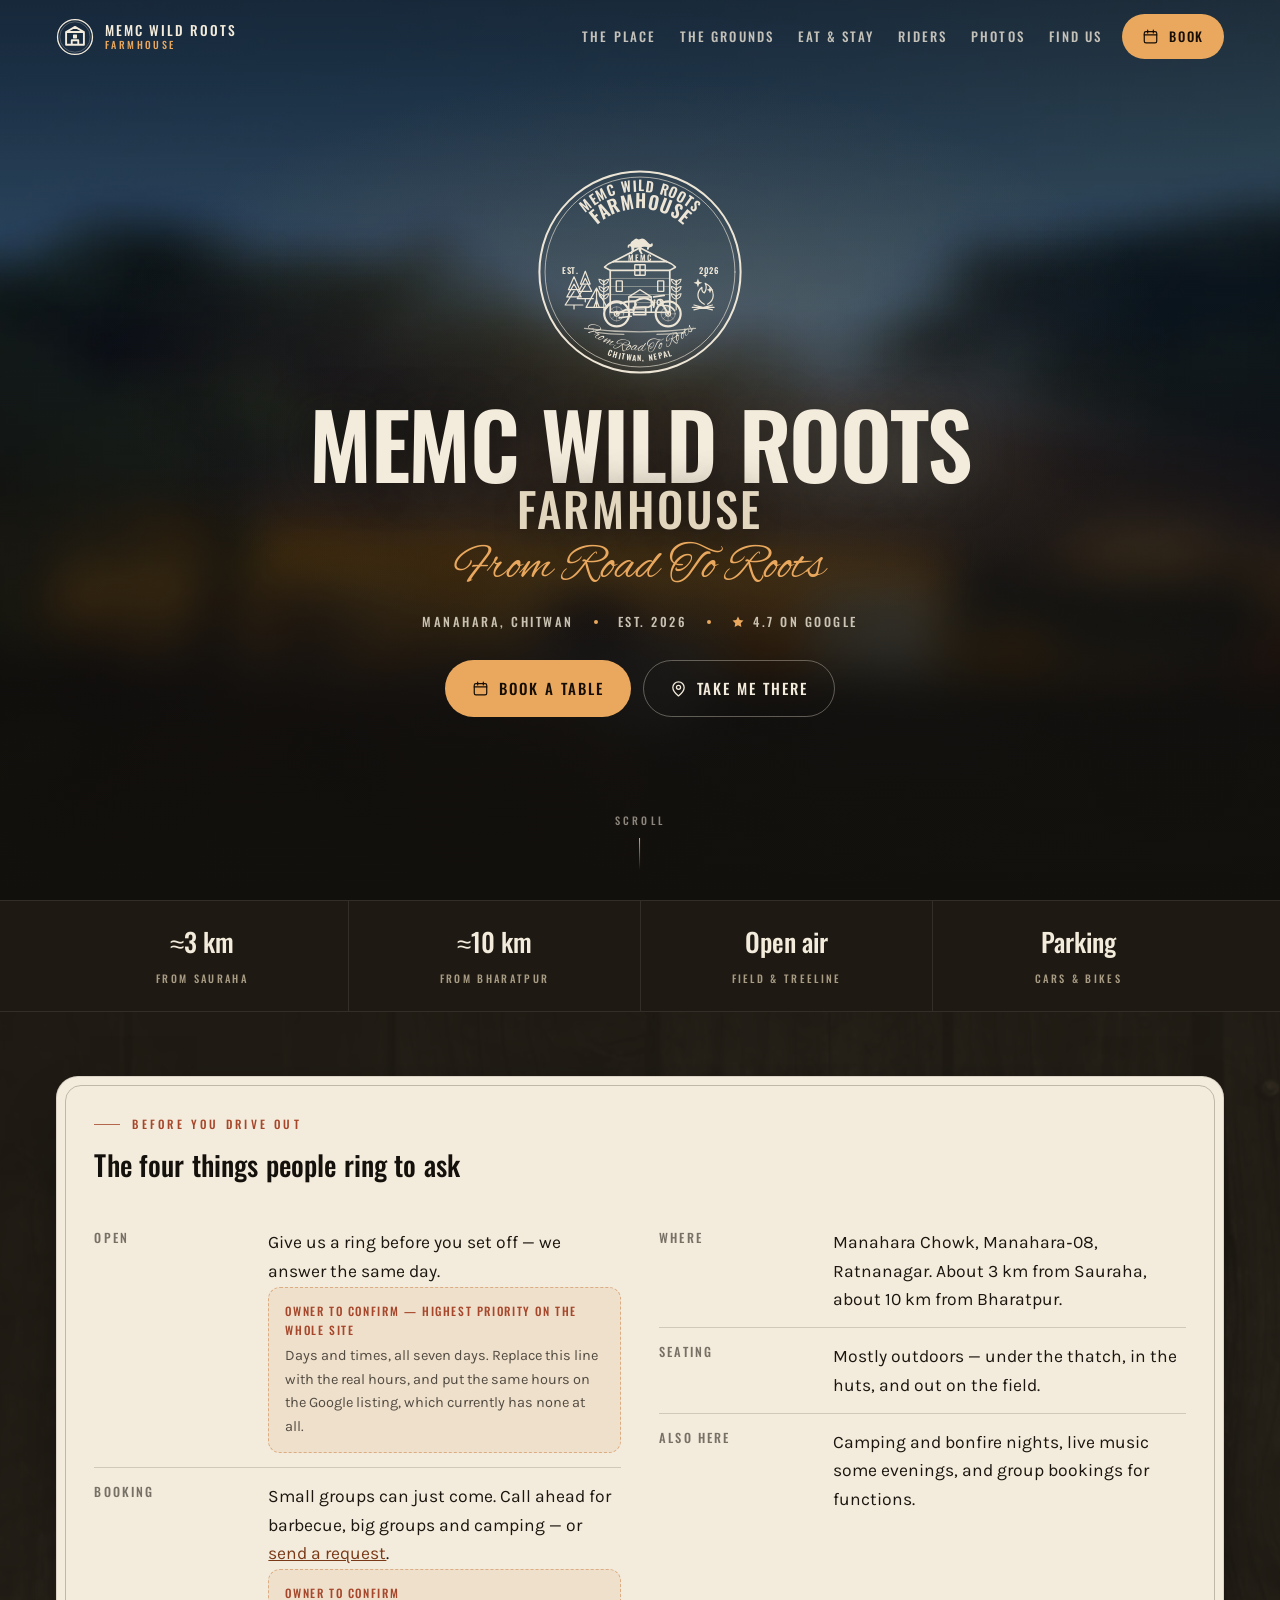
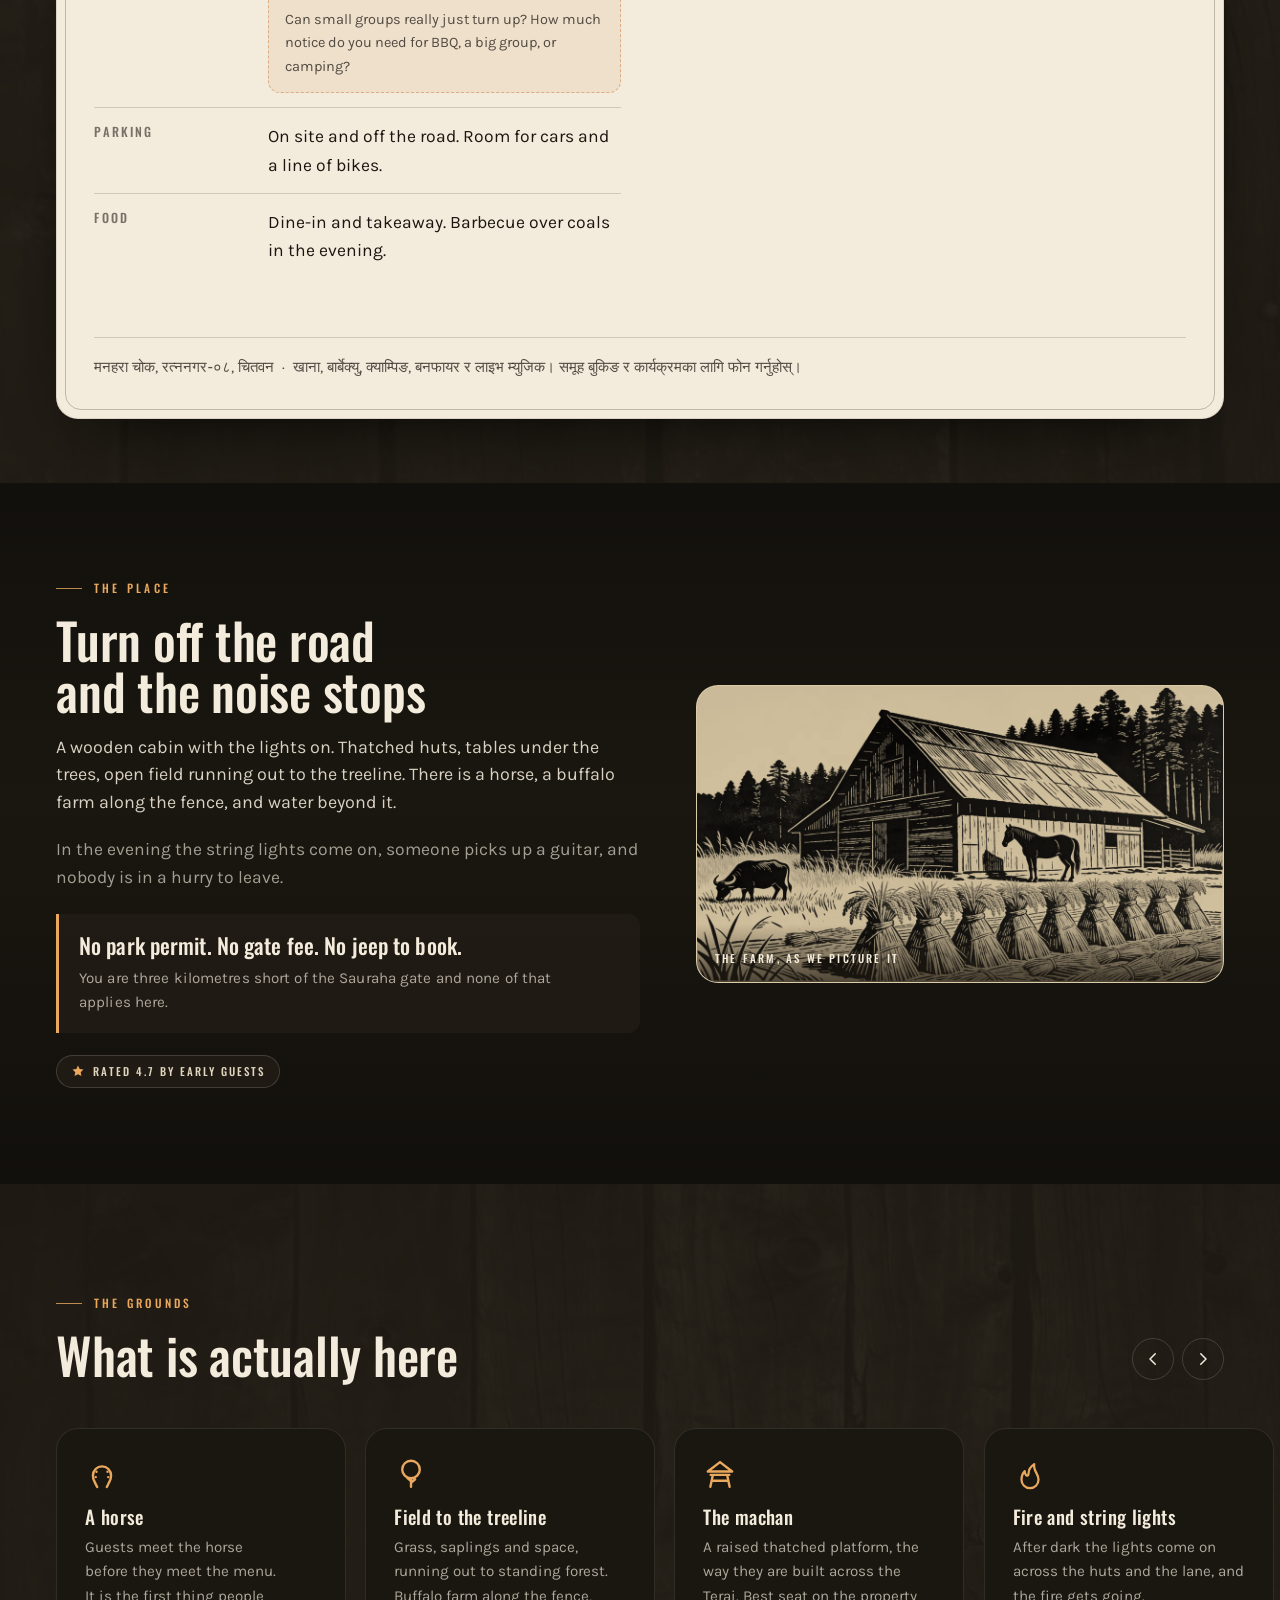
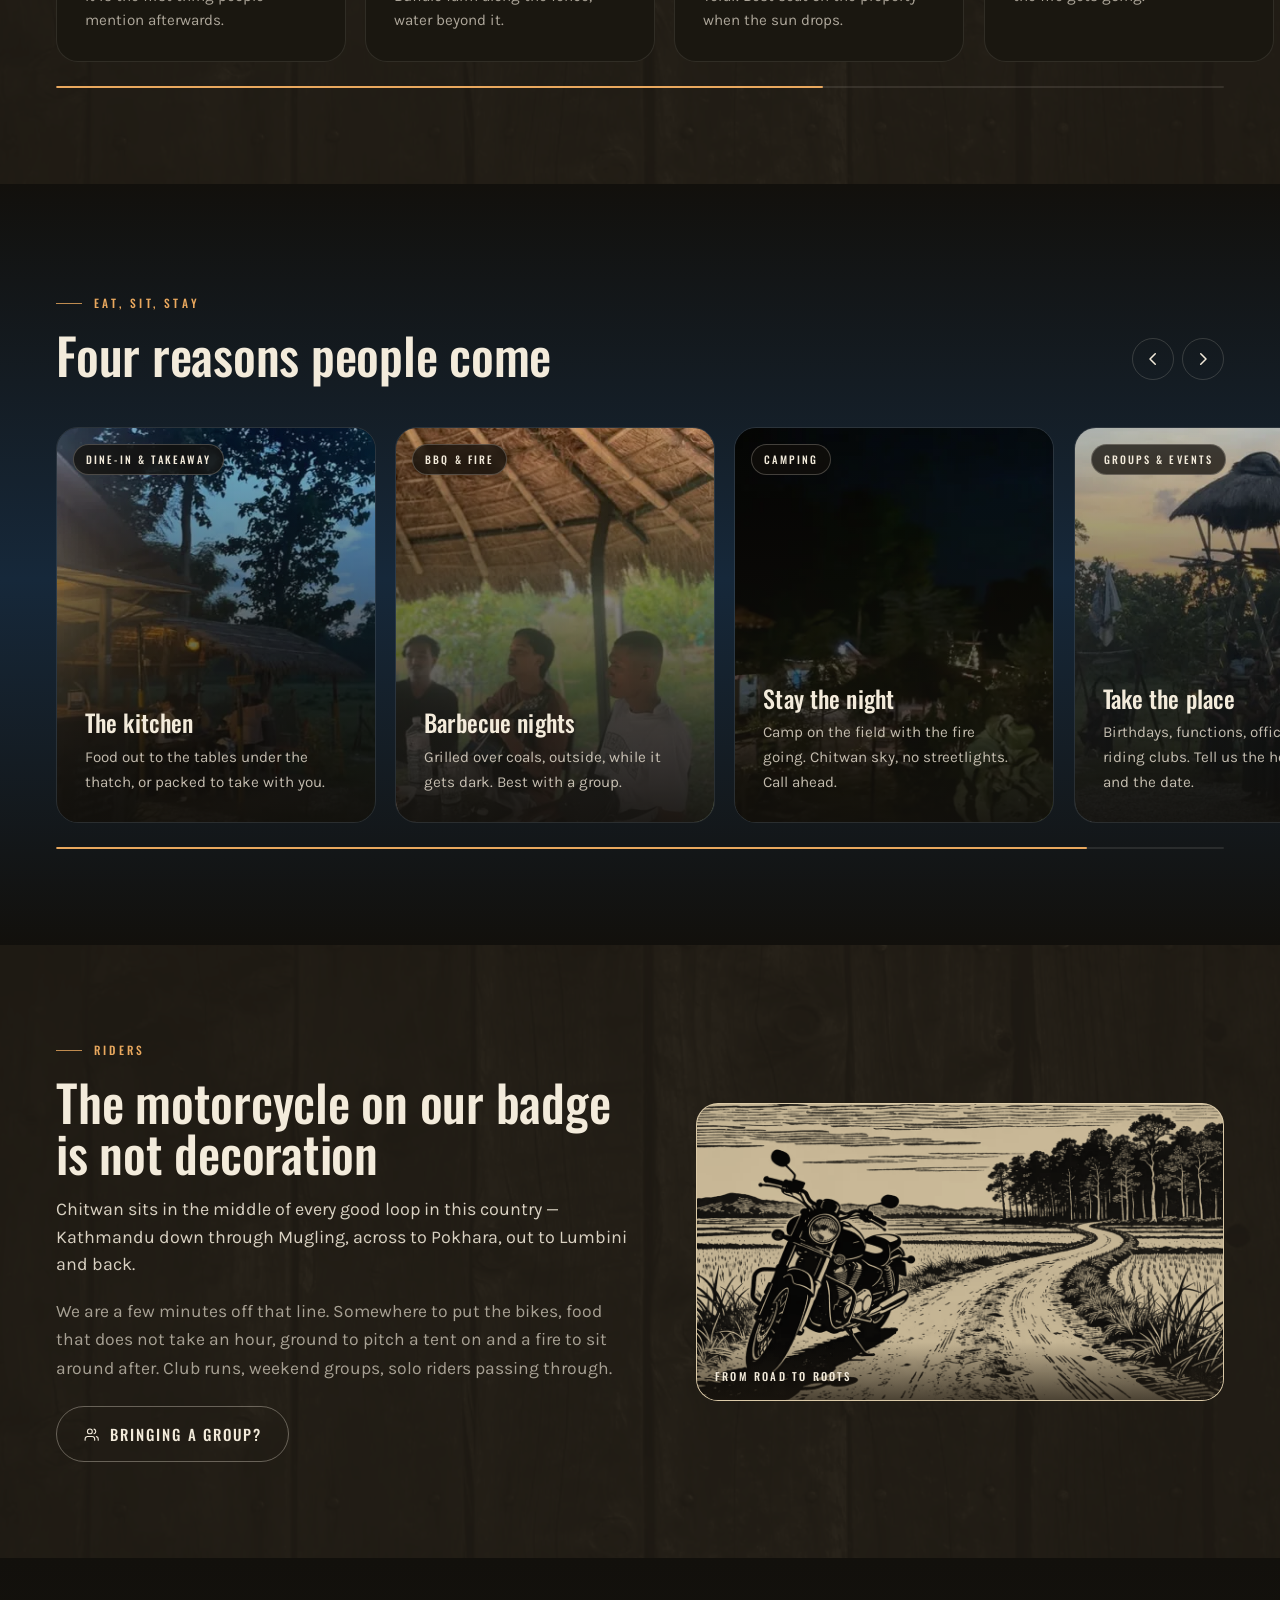
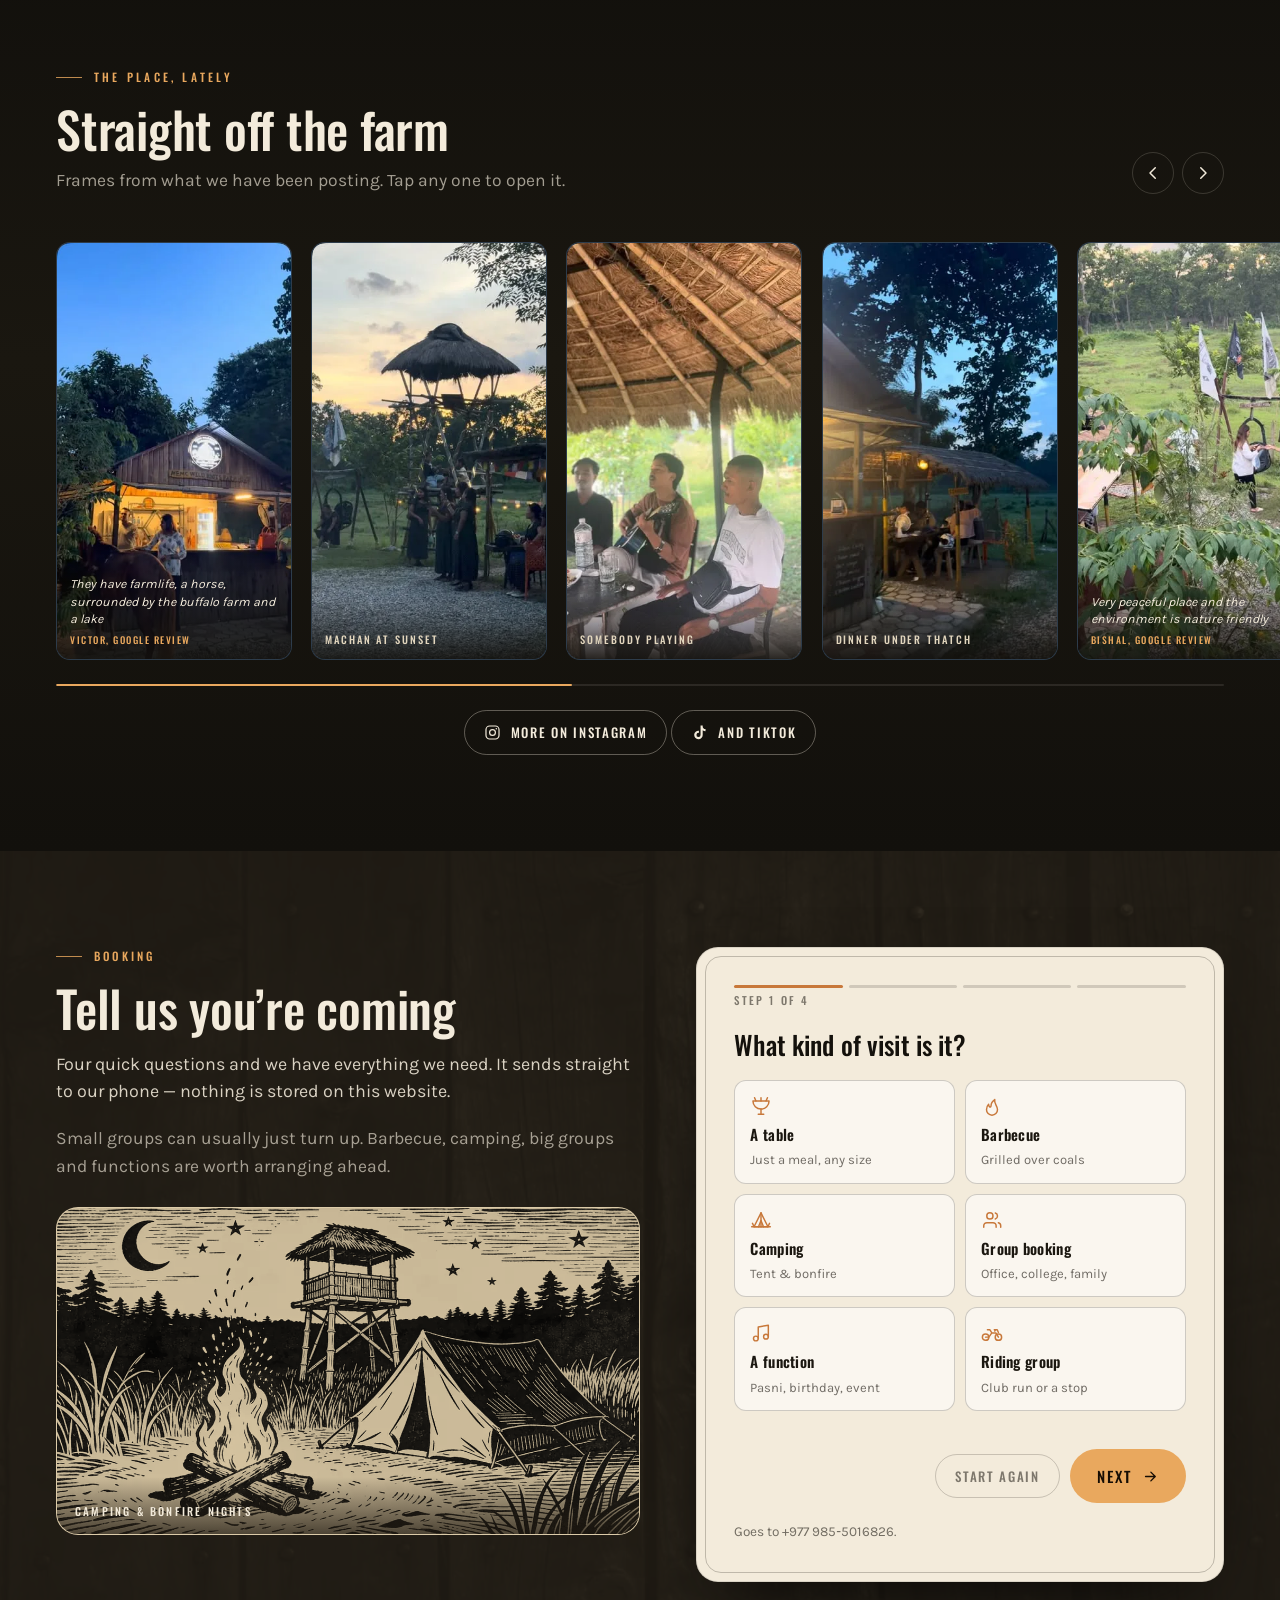
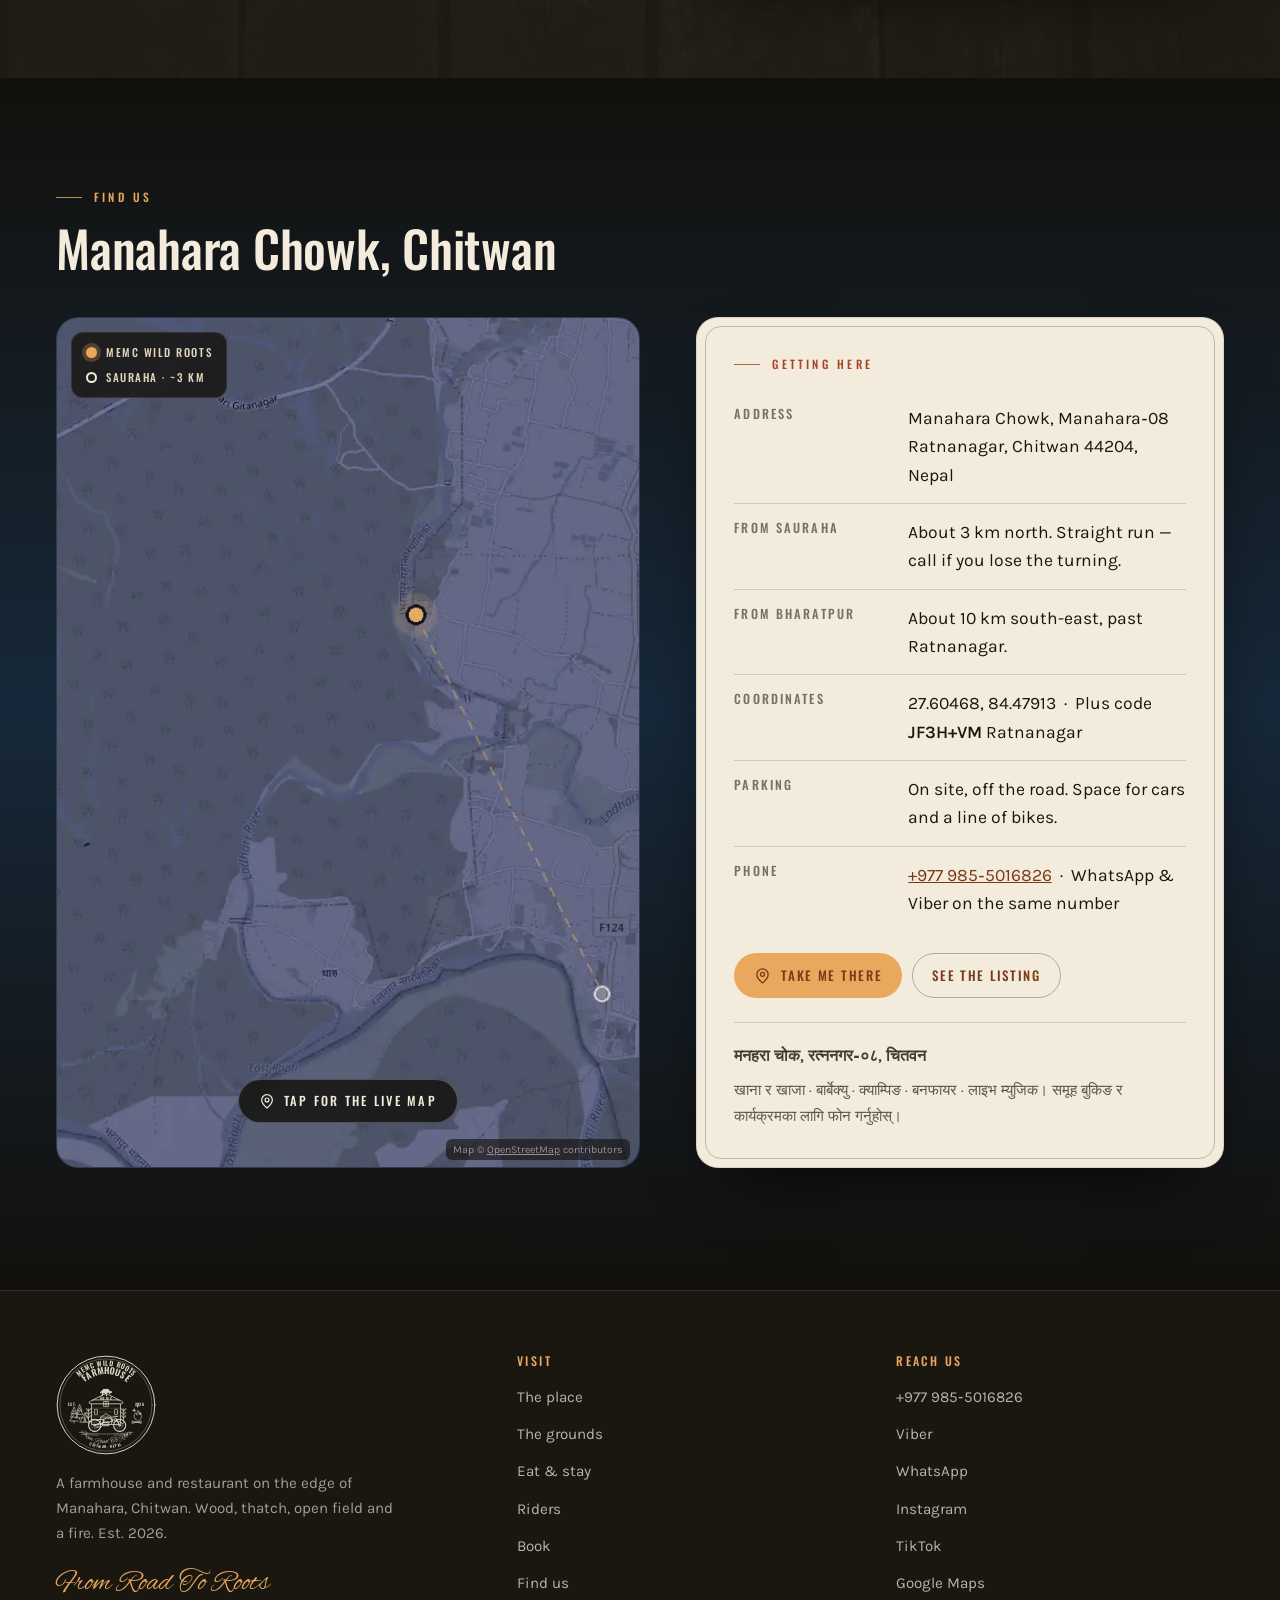
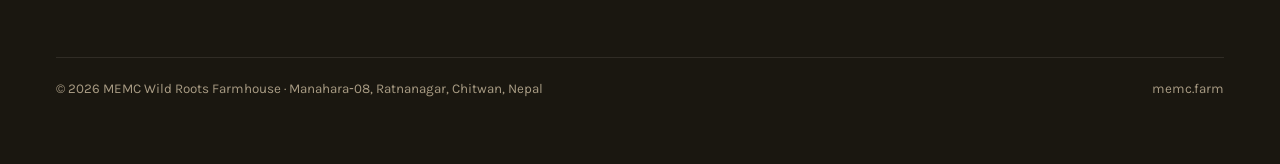
<file: index.html>
<!doctype html>
<html lang="en">
<head>
<meta charset="utf-8">
<meta name="viewport" content="width=device-width, initial-scale=1, viewport-fit=cover">
<title>MEMC Wild Roots Farmhouse — Restaurant, BBQ, Camping &amp; Bonfire in Manahara, Chitwan</title>
<meta name="description" content="A farmhouse and restaurant on the edge of Manahara, Chitwan — about 3 km from Sauraha. Dine-in and takeaway, BBQ, live music, camping and bonfire nights, group bookings, and riders welcome. From Road To Roots.">
<link rel="canonical" href="https://memc.farm/">
<meta name="theme-color" content="#12100C">

<meta property="og:type" content="restaurant.restaurant">
<meta property="og:site_name" content="MEMC Wild Roots Farmhouse">
<meta property="og:title" content="MEMC Wild Roots Farmhouse — Manahara, Chitwan">
<meta property="og:description" content="Wood, thatch and open field on the edge of Manahara. Food, BBQ, live music, camping and bonfire nights. About 3 km from Sauraha. From Road To Roots.">
<meta property="og:url" content="https://memc.farm/">
<meta property="og:image" content="https://memc.farm/assets/img/og-card.jpg">
<meta property="og:image:type" content="image/jpeg">
<meta property="og:image:width" content="1200">
<meta property="og:image:height" content="630">
<meta property="og:image:alt" content="MEMC Wild Roots Farmhouse — From Road To Roots. The lit timber cabin at dusk with a horse in front. Chitwan, Nepal.">
<meta property="og:locale" content="en_NP">
<meta name="twitter:card" content="summary_large_image">
<meta name="twitter:image" content="https://memc.farm/assets/img/og-card.jpg">

<link rel="icon" href="/assets/brand/favicon.svg" type="image/svg+xml">
<link rel="apple-touch-icon" href="/assets/brand/apple-touch-icon.png">
<link rel="manifest" href="/site.webmanifest">

<link rel="preload" as="image" href="/assets/img/ambient-dusk.webp" fetchpriority="high">
<link rel="preload" as="font" type="font/woff2" href="/assets/fonts/Oswald-600.woff2" crossorigin>
<link rel="preload" as="font" type="font/woff2" href="/assets/fonts/Karla-400.woff2" crossorigin>
<link rel="stylesheet" href="/assets/css/main.css">

<script type="application/ld+json">
{
  "@context": "https://schema.org",
  "@graph": [
    {
      "@type": ["Restaurant", "TouristAttraction"],
      "@id": "https://memc.farm/#business",
      "name": "MEMC Wild Roots Farmhouse",
      "legalName": "MEMC Wild Roots Farmhouse",
      "alternateName": ["MEMC Farmhouse", "MEMC Wild Roots Farmhouse Manahara"],
      "slogan": "From Road To Roots",
      "url": "https://memc.farm/",
      "description": "Farmhouse and restaurant in Manahara, Ratnanagar, Chitwan — dine-in and takeaway, BBQ, live music, camping and bonfire nights, and group and event bookings.",
      "foundingDate": "2026",
      "image": "https://memc.farm/assets/img/og-card.jpg",
      "telephone": "+977-985-5016826",
      "servesCuisine": ["Nepali", "Barbecue"],
      "address": {
        "@type": "PostalAddress",
        "streetAddress": "Manahara Chowk, Manahara-08",
        "addressLocality": "Ratnanagar",
        "addressRegion": "Chitwan",
        "postalCode": "44204",
        "addressCountry": "NP"
      },
      "geo": { "@type": "GeoCoordinates", "latitude": 27.6046826, "longitude": 84.479128 },
      "hasMap": "https://maps.app.goo.gl/LaQW8R5srhVVNyju6",
      "sameAs": [
        "https://www.instagram.com/memc.farmhouse/",
        "https://www.tiktok.com/@memc_farmhouse"
      ],
      "aggregateRating": {
        "@type": "AggregateRating",
        "ratingValue": "4.7",
        "reviewCount": "7",
        "bestRating": "5"
      },
      "potentialAction": {
        "@type": "ReserveAction",
        "name": "Request a booking",
        "target": { "@type": "EntryPoint", "urlTemplate": "https://memc.farm/#book", "actionPlatform": ["http://schema.org/DesktopWebPlatform","http://schema.org/MobileWebPlatform"] }
      },
      "amenityFeature": [
        { "@type": "LocationFeatureSpecification", "name": "Outdoor seating", "value": true },
        { "@type": "LocationFeatureSpecification", "name": "Free parking", "value": true },
        { "@type": "LocationFeatureSpecification", "name": "Live music", "value": true },
        { "@type": "LocationFeatureSpecification", "name": "Bonfire", "value": true },
        { "@type": "LocationFeatureSpecification", "name": "Camping", "value": true },
        { "@type": "LocationFeatureSpecification", "name": "Group bookings", "value": true }
      ]
    },
    {
      "@type": "WebSite",
      "@id": "https://memc.farm/#site",
      "url": "https://memc.farm/",
      "name": "MEMC Wild Roots Farmhouse",
      "inLanguage": "en",
      "publisher": { "@id": "https://memc.farm/#business" }
    }
  ]
}
</script>
</head>
<body>

<!-- ============================ ICON SPRITE ============================ -->
<svg class="sr" aria-hidden="true" focusable="false" width="0" height="0">
  <defs>
    <path id="mb-arc-top"    d="M 56,256 A 200,200 0 0 1 456,256"/>
    <path id="mb-arc-name"   d="M 98,256 A 158,158 0 0 1 414,256"/>
    <path id="mb-arc-script" d="M 60,256 A 196,196 0 0 0 452,256"/>
    <path id="mb-arc-place"  d="M 34,256 A 222,222 0 0 0 478,256"/>
  </defs>

  <symbol id="i-badge" viewBox="0 0 512 512">
    <g fill="none" stroke="currentColor" stroke-linecap="round" stroke-linejoin="round">
      <circle cx="256" cy="256" r="250" stroke-width="5"/>
      <circle cx="256" cy="256" r="236" stroke-width="1.6"/>
    </g>
    <g fill="currentColor">
      <text font-size="35" letter-spacing="2.2" text-anchor="middle" font-family="Oswald, 'Arial Narrow', sans-serif" font-weight="600"><textPath href="#mb-arc-top" startOffset="50%">MEMC WILD ROOTS</textPath></text>
      <text font-size="46" letter-spacing="1" text-anchor="middle" font-family="Oswald, 'Arial Narrow', sans-serif" font-weight="600"><textPath href="#mb-arc-name" startOffset="50%">FARMHOUSE</textPath></text>
      <text font-size="40" text-anchor="middle" font-family="'Alex Brush', cursive"><textPath href="#mb-arc-script" startOffset="50%">From Road To Roots</textPath></text>
      <text font-size="19" letter-spacing="3.2" text-anchor="middle" font-family="Oswald, 'Arial Narrow', sans-serif" font-weight="600"><textPath href="#mb-arc-place" startOffset="50%">CHITWAN, NEPAL</textPath></text>
      <text x="62" y="262" font-size="21" letter-spacing="1.6" font-family="Oswald, 'Arial Narrow', sans-serif" font-weight="600">EST.</text>
      <text x="450" y="262" font-size="21" letter-spacing="1.2" text-anchor="end" font-family="Oswald, 'Arial Narrow', sans-serif" font-weight="600">2026</text>
    </g>
    <path fill="currentColor" d="M232 186c1-4 4-6 7-8 3-2 5-5 8-5 2 0 3 2 6 2s5-2 8-2c4 0 7 2 10 5l6 6c2 2 4 3 6 3l3-4 2 5c0 3-2 5-5 6l-4 1-2 6-4-1 1-6-6-1-8 1-1 9 4 8h-5l-5-8-1-7h-10l-1 7-5 8h-5l4-8-1-9-4-3-1 5-4-1 1-6z"/>
    <g stroke="currentColor" fill="none" stroke-width="4.2" stroke-linejoin="round" stroke-linecap="round">
      <path d="M256 196 190 230M256 196 322 230"/>
      <path d="M190 230q-14 5-22 14l14 8"/>
      <path d="M322 230q14 5 22 14l-14 8"/>
      <path d="M182 252 182 356 330 356 330 252Z"/>
      <path d="M190 230 322 230"/>
    </g>
    <g stroke="currentColor" fill="none" stroke-width="2" opacity=".5"><path d="M182 272h148M182 292h148M182 312h148M182 332h148"/></g>
    <text x="256" y="228" font-size="20" letter-spacing="2.6" text-anchor="middle" fill="currentColor" font-family="Oswald, 'Arial Narrow', sans-serif" font-weight="600">MEMC</text>
    <g stroke="currentColor" fill="none" stroke-width="3.4">
      <rect x="243" y="238" width="26" height="26" rx="1"/>
      <path d="M256 238v26M243 251h26"/>
      <rect x="197" y="278" width="15" height="26" rx="1"/>
      <rect x="300" y="278" width="15" height="26" rx="1"/>
      <path d="M228 356v-38h56v38"/>
      <path d="M228 318 256 300 284 318"/>
    </g>
    <g stroke="currentColor" fill="none" stroke-width="3" stroke-linecap="round" stroke-linejoin="round">
      <path d="M92 268 78 300h28zM92 286 74 318h36zM92 304 70 338h44M92 338v10"/>
      <path d="M120 254 108 286h24zM120 272 104 304h32zM120 290 100 322h40M120 322v8"/>
      <path d="M146 344 122 344 148 296 174 344 150 344M148 296 148 344M141 344q7-16 7-24 0 8 7 24"/>
      <path d="M416 336q-16-8-16-22 0-12 10-20-2 10 6 14 8-12 2-24 20 10 20 30 0 14-14 22"/>
      <path d="M386 344 440 344M390 350 436 338M390 338 436 350"/>
    </g>
    <g fill="currentColor">
      <path d="M400 272l3 8 8 3-8 3-3 8-3-8-8-3 8-3z"/>
      <path d="M430 292l2.4 6 6 2.4-6 2.4-2.4 6-2.4-6-6-2.4 6-2.4z"/>
      <path d="M418 258l1.8 4.6 4.6 1.8-4.6 1.8-1.8 4.6-1.8-4.6-4.6-1.8 4.6-1.8z"/>
    </g>
    <g stroke="currentColor" fill="none" stroke-width="2.6" stroke-linecap="round">
      <path d="M166 350V276M166 288q-11-4-12-14 11 1 12 11M166 288q11-4 12-14-11 1-12 11M166 306q-11-4-12-14 11 1 12 11M166 306q11-4 12-14-11 1-12 11M166 324q-11-4-12-14 11 1 12 11M166 324q11-4 12-14-11 1-12 11"/>
      <path d="M346 350V276M346 288q-11-4-12-14 11 1 12 11M346 288q11-4 12-14-11 1-12 11M346 306q-11-4-12-14 11 1 12 11M346 306q11-4 12-14-11 1-12 11M346 324q-11-4-12-14 11 1 12 11M346 324q11-4 12-14-11 1-12 11"/>
    </g>
    <g stroke="currentColor" fill="none" stroke-linecap="round" stroke-linejoin="round">
      <circle cx="198" cy="360" r="31" stroke-width="5.5"/><circle cx="198" cy="360" r="17.5" stroke-width="2.2" opacity=".5"/><circle cx="198" cy="360" r="6" stroke-width="3"/>
      <circle cx="326" cy="360" r="31" stroke-width="5.5"/><circle cx="326" cy="360" r="17.5" stroke-width="2.2" opacity=".5"/><circle cx="326" cy="360" r="6" stroke-width="3"/>
      <g stroke-width="1.8" opacity=".42">
        <path d="M198 342v36M180 360h36M185.3 347.3l25.4 25.4M210.7 347.3l-25.4 25.4"/>
        <path d="M326 342v36M308 360h36M313.3 347.3l25.4 25.4M338.7 347.3l-25.4 25.4"/>
      </g>
      <path stroke-width="4" d="M170 348a32 32 0 0 1 40-14"/>
      <path stroke-width="4" d="M312 340a30 30 0 0 1 30 12"/>
      <path stroke-width="5" d="M208 334q18-7 36-5"/>
      <path stroke-width="5" d="M244 329q16-11 32-6 11 4 14 13l-12 7-34 2z"/>
      <path stroke-width="5" d="M198 360 220 350 240 350"/>
      <path stroke-width="5" d="M240 350 246 336"/>
      <path stroke-width="4.6" d="M240 344h30v18h-30z"/>
      <path stroke-width="2.4" opacity=".55" d="M245 349h20M245 355h20"/>
      <path stroke-width="4" d="M234 366 204 370"/>
      <path stroke-width="5" d="M326 360 306 326"/>
      <path stroke-width="4.6" d="M290 318 316 314"/>
      <circle cx="306" cy="332" r="7.5" stroke-width="3.5"/>
      <path stroke-width="4.6" d="M290 343 292 326"/>
    </g>
    <g stroke="currentColor" fill="none" stroke-width="3" stroke-linecap="round" opacity=".7">
      <path d="M118 396q138 18 276 0"/><path d="M146 406q36 5 70 5M298 411q38 0 70-5"/>
    </g>
  </symbol>

  <symbol id="i-mark" viewBox="0 0 64 64">
    <circle cx="32" cy="32" r="29.4" fill="none" stroke="currentColor" stroke-width="2.2"/>
    <circle cx="32" cy="32" r="25.6" fill="none" stroke="currentColor" stroke-width=".9" opacity=".5"/>
    <g fill="none" stroke="currentColor" stroke-width="3.2" stroke-linecap="round" stroke-linejoin="round">
      <path d="M32 15 17 23.5M32 15 47 23.5M17 23.5V45h30V23.5zM17 23.5h30M26.5 45v-7.6h11V45"/>
    </g>
    <rect x="28.6" y="27.6" width="6.8" height="6.8" rx="1" fill="currentColor"/>
  </symbol>

  <symbol id="i-phone" viewBox="0 0 24 24" fill="none" stroke="currentColor" stroke-width="1.8" stroke-linecap="round" stroke-linejoin="round"><path d="M21.5 16.9v2.6a1.7 1.7 0 0 1-1.9 1.7 17.3 17.3 0 0 1-7.5-2.7 17 17 0 0 1-5.2-5.2A17.3 17.3 0 0 1 4.2 5.7 1.7 1.7 0 0 1 5.9 3.8h2.6a1.7 1.7 0 0 1 1.7 1.5c.1.8.3 1.7.7 2.5a1.7 1.7 0 0 1-.4 1.8l-1.1 1.1a14 14 0 0 0 5.2 5.2l1.1-1.1a1.7 1.7 0 0 1 1.8-.4c.8.3 1.6.6 2.5.7a1.7 1.7 0 0 1 1.5 1.8z"/></symbol>
  <symbol id="i-pin" viewBox="0 0 24 24" fill="none" stroke="currentColor" stroke-width="1.8" stroke-linecap="round" stroke-linejoin="round"><path d="M20 10.5c0 5.5-8 12-8 12s-8-6.5-8-12a8 8 0 0 1 16 0Z"/><circle cx="12" cy="10.4" r="2.9"/></symbol>
  <symbol id="i-wa" viewBox="0 0 24 24" fill="currentColor"><path d="M12.04 2A9.9 9.9 0 0 0 2.1 11.9a9.8 9.8 0 0 0 1.35 4.96L2 22l5.3-1.38a9.9 9.9 0 0 0 4.74 1.2h.01a9.9 9.9 0 0 0 9.94-9.9A9.9 9.9 0 0 0 12.04 2Zm0 18.06h-.01a8.2 8.2 0 0 1-4.19-1.15l-.3-.18-3.13.82.84-3.05-.2-.31a8.2 8.2 0 1 1 6.99 3.87Zm4.51-6.15c-.25-.13-1.46-.72-1.68-.8-.23-.08-.39-.12-.56.13-.16.24-.63.79-.78.96-.14.16-.28.18-.53.06-.24-.13-1.04-.39-1.98-1.23-.73-.65-1.23-1.46-1.37-1.7-.15-.25-.02-.39.1-.51.11-.11.25-.29.37-.44.12-.14.16-.24.25-.41.08-.16.04-.31-.02-.43-.06-.13-.56-1.35-.77-1.84-.2-.48-.4-.42-.55-.43h-.48c-.16 0-.43.06-.65.31-.23.24-.86.84-.86 2.05s.88 2.38 1 2.54c.13.17 1.73 2.64 4.2 3.7.58.26 1.04.41 1.4.52.59.19 1.13.16 1.55.1.47-.07 1.46-.6 1.66-1.18.21-.58.21-1.07.15-1.18-.06-.1-.23-.16-.48-.29Z"/></symbol>
  <symbol id="i-viber" viewBox="0 0 24 24" fill="none" stroke="currentColor" stroke-width="1.7" stroke-linecap="round" stroke-linejoin="round"><path d="M12 2.6c-2.6 0-4.6.2-6.1.8C4.4 4 3.2 5.7 2.9 7.9c-.4 2.2-.4 4.7 0 6.9.3 1.8 1.2 3.3 2.5 4.1v2.8c0 .5.6.7.9.3l1.8-2c1.3.2 2.6.3 3.9.3 2.6 0 4.6-.2 6.1-.8 1.5-.6 2.7-2.3 3-4.5.4-2.2.4-4.7 0-6.9-.3-2.2-1.5-3.9-3-4.5-1.5-.6-3.5-1-6.1-1Z"/><path d="M9 7.6c1.4-.5 2.2.3 2.6 1.2.2.5 0 .9-.4 1.1l-.4.2c-.2.1-.3.4-.2.6.4.9 1.1 1.6 2 2 .2.1.5 0 .6-.2l.2-.4c.2-.4.6-.6 1.1-.4.9.4 1.7 1.2 1.2 2.6"/><path d="M13 6.6a4 4 0 0 1 3.4 3.4M13.4 4.4a6.2 6.2 0 0 1 5.4 5.4"/></symbol>
  <symbol id="i-star" viewBox="0 0 24 24" fill="currentColor"><path d="m12 2.6 2.9 5.9 6.5.95-4.7 4.58 1.11 6.47L12 17.44 6.19 20.5 7.3 14.03 2.6 9.45l6.5-.95z"/></symbol>
  <symbol id="i-horse" viewBox="0 0 24 24" fill="none" stroke="currentColor" stroke-width="1.7" stroke-linecap="round" stroke-linejoin="round"><path d="M8.6 21.2c-.7-1.4-1.1-2.3-1.8-3.6A9.4 9.4 0 0 1 5.6 13a6.4 6.4 0 0 1 12.8 0 9.4 9.4 0 0 1-1.2 4.6c-.7 1.3-1.1 2.2-1.8 3.6"/><path d="M8.1 10.4h.01M15.9 10.4h.01M7.6 14.2h.01M16.4 14.2h.01"/></symbol>
  <symbol id="i-fire" viewBox="0 0 24 24" fill="none" stroke="currentColor" stroke-width="1.6" stroke-linecap="round" stroke-linejoin="round"><path d="M12 22a6 6 0 0 0 6-6c0-4.5-4-6.2-3-11-2 1.3-4 3.6-4 6.5 0 1.3-.8 2-1.6 1.4C8.6 12.2 8.3 11 8.3 10 6.9 11.4 6 13.6 6 16a6 6 0 0 0 6 6Z"/></symbol>
  <symbol id="i-tent" viewBox="0 0 24 24" fill="none" stroke="currentColor" stroke-width="1.6" stroke-linecap="round" stroke-linejoin="round"><path d="M12 4.2 4.4 19.4h15.2z"/><path d="M12 4.2v15.2"/><path d="M9.3 19.4 12 12.6l2.7 6.8"/><path d="M1.8 19.4h20.4"/><path d="M4.4 19.4 2.7 15.6M19.6 19.4l1.7-3.8"/></symbol>
  <symbol id="i-music" viewBox="0 0 24 24" fill="none" stroke="currentColor" stroke-width="1.6" stroke-linecap="round" stroke-linejoin="round"><path d="M9 18V5.5l11-2V16"/><circle cx="6.4" cy="18" r="2.6"/><circle cx="17.4" cy="16" r="2.6"/></symbol>
  <symbol id="i-grill" viewBox="0 0 24 24" fill="none" stroke="currentColor" stroke-width="1.6" stroke-linecap="round" stroke-linejoin="round"><path d="M3.2 6.5h17.6a8.8 8.8 0 0 1-8.8 8.8 8.8 8.8 0 0 1-8.8-8.8Z"/><path d="M12 15.3V21M9 21h6M6.5 6.5 5 3M12 6.5 12 3M17.5 6.5 19 3"/></symbol>
  <symbol id="i-group" viewBox="0 0 24 24" fill="none" stroke="currentColor" stroke-width="1.6" stroke-linecap="round" stroke-linejoin="round"><path d="M16.5 20v-1.7a3.4 3.4 0 0 0-3.4-3.4H6.4A3.4 3.4 0 0 0 3 18.3V20"/><circle cx="9.7" cy="7.6" r="3.4"/><path d="M21.5 20v-1.7a3.4 3.4 0 0 0-2.6-3.3M15.6 4.4a3.4 3.4 0 0 1 0 6.5"/></symbol>
  <symbol id="i-tree" viewBox="0 0 24 24" fill="none" stroke="currentColor" stroke-width="1.7" stroke-linecap="round" stroke-linejoin="round"><circle cx="12" cy="8.8" r="6.2"/><path d="M12 15v6M12 18.2l2.9-2.5M12 17l-2.5-2.1"/></symbol>
  <symbol id="i-machan" viewBox="0 0 24 24" fill="none" stroke="currentColor" stroke-width="1.7" stroke-linecap="round" stroke-linejoin="round"><path d="M3.4 10.2 12 3.6l8.6 6.6z"/><path d="M5.4 12.6h13.2M7 12.6 5.2 21M17 12.6 18.8 21M6.3 16.8h11.4"/></symbol>
  <symbol id="i-moto" viewBox="0 0 24 24" fill="none" stroke="currentColor" stroke-width="1.6" stroke-linecap="round" stroke-linejoin="round"><circle cx="5" cy="16.5" r="3.5"/><circle cx="19" cy="16.5" r="3.5"/><path d="M5 16.5h3.6l3.2-4.6h4.4l2.8 4.6M11.8 11.9 9.6 8.4H7M14.5 8.4h3.2l1.3 3M16 8.4l-1 1.5"/></symbol>
  <symbol id="i-cal" viewBox="0 0 24 24" fill="none" stroke="currentColor" stroke-width="1.7" stroke-linecap="round" stroke-linejoin="round"><rect x="3.2" y="5" width="17.6" height="16" rx="2.4"/><path d="M3.2 9.8h17.6M8 3v4M16 3v4"/></symbol>
  <symbol id="i-ig" viewBox="0 0 24 24" fill="none" stroke="currentColor" stroke-width="1.7"><rect x="2.8" y="2.8" width="18.4" height="18.4" rx="5.2"/><circle cx="12" cy="12" r="4.1"/><circle cx="17.4" cy="6.6" r="1.1" fill="currentColor" stroke="none"/></symbol>
  <symbol id="i-tt" viewBox="0 0 24 24" fill="currentColor"><path d="M16.5 2h-3v13.4a2.9 2.9 0 1 1-2.3-2.83V9.5a6 6 0 1 0 5.3 5.96V8.9a7 7 0 0 0 4 1.26v-3a4 4 0 0 1-4-4Z"/></symbol>
  <symbol id="i-arrow" viewBox="0 0 24 24" fill="none" stroke="currentColor" stroke-width="1.9" stroke-linecap="round" stroke-linejoin="round"><path d="M5 12h13M12.5 5.8 18.7 12l-6.2 6.2"/></symbol>
  <symbol id="i-left" viewBox="0 0 24 24" fill="none" stroke="currentColor" stroke-width="2" stroke-linecap="round" stroke-linejoin="round"><path d="M15 5 8 12l7 7"/></symbol>
  <symbol id="i-right" viewBox="0 0 24 24" fill="none" stroke="currentColor" stroke-width="2" stroke-linecap="round" stroke-linejoin="round"><path d="m9 5 7 7-7 7"/></symbol>
  <symbol id="i-zoom" viewBox="0 0 24 24" fill="none" stroke="currentColor" stroke-width="1.9" stroke-linecap="round" stroke-linejoin="round"><circle cx="10.6" cy="10.6" r="6.6"/><path d="m15.4 15.4 4.6 4.6M10.6 8v5.2M8 10.6h5.2"/></symbol>
  <symbol id="i-swipe" viewBox="0 0 24 24" fill="none" stroke="currentColor" stroke-width="1.7" stroke-linecap="round" stroke-linejoin="round"><path d="M3 12h18M6.5 8.2 3 12l3.5 3.8M17.5 8.2 21 12l-3.5 3.8"/></symbol>
</svg>

<div class="todobar" role="note">
  <strong>Owner checklist view</strong> — the dashed notes below are only visible with <code>?todo=1</code> in the address bar. Visitors never see them.
</div>

<!-- ============================ HEADER ============================ -->
<header class="hdr" id="hdr">
  <a class="hdr__mark" href="#top" aria-label="MEMC Wild Roots Farmhouse — home">
    <svg viewBox="0 0 64 64" aria-hidden="true"><use href="#i-mark"/></svg>
    <span class="hdr__name">MEMC Wild Roots<small>Farmhouse</small></span>
  </a>
  <nav class="hdr__nav" aria-label="Primary">
    <a href="#place">The Place</a>
    <a href="#grounds">The Grounds</a>
    <a href="#offer">Eat &amp; Stay</a>
    <a href="#riders">Riders</a>
    <a href="#gallery">Photos</a>
    <a href="#find">Find Us</a>
  </nav>
  <a class="btn btn--sm" href="#book"><svg aria-hidden="true"><use href="#i-cal"/></svg>Book</a>
</header>

<main id="top">

<!-- ============================ HERO ============================ -->
<section class="hero">
  <div class="hero__bg">
    <img src="/assets/img/ambient-dusk.webp" alt="" width="1920" height="1080" fetchpriority="high" decoding="async">
  </div>
  <div class="wrap">
    <svg class="hero__badge" viewBox="0 0 512 512" role="img" aria-label="MEMC Wild Roots Farmhouse, established 2026, Chitwan Nepal"><use href="#i-badge"/></svg>
    <h1><span>MEMC Wild Roots</span> <em>Farmhouse</em></h1>
    <p class="hero__tag">From Road To Roots</p>
    <p class="hero__meta">
      <span>Manahara, Chitwan</span>
      <span class="dot" aria-hidden="true"></span>
      <span>Est. 2026</span>
      <span class="dot" aria-hidden="true"></span>
      <span><svg style="width:14px;height:14px;color:var(--amber)" aria-hidden="true"><use href="#i-star"/></svg> 4.7 on Google</span>
    </p>
    <div class="hero__cta">
      <a class="btn" href="#book"><svg aria-hidden="true"><use href="#i-cal"/></svg>Book a table</a>
      <a class="btn btn--ghost" href="https://www.google.com/maps/dir/?api=1&amp;destination=27.6046826%2C84.479128" target="_blank" rel="noopener" data-cta="directions"><svg aria-hidden="true"><use href="#i-pin"/></svg>Take me there</a>
    </div>
  </div>
  <a class="hero__scroll" href="#before"><span>Scroll</span><i aria-hidden="true"></i></a>
</section>

<!-- ============================ STRIP ============================ -->
<section class="strip">
  <div class="wrap">
    <div class="strip__row">
      <div class="strip__i"><b>≈3 km</b><span>from Sauraha</span></div>
      <div class="strip__i"><b>≈10 km</b><span>from Bharatpur</span></div>
      <div class="strip__i"><b>Open air</b><span>Field &amp; treeline</span></div>
      <div class="strip__i"><b>Parking</b><span>Cars &amp; bikes</span></div>
    </div>
  </div>
</section>

<!-- ============================ BEFORE YOU COME ============================ -->
<section class="pad-sm tex tex-wood" id="before">
  <div class="wrap">
    <div class="sign" data-rise>
      <div class="know">
        <div class="know__head">
          <p class="eyebrow">Before you drive out</p>
          <h3>The four things people ring to ask</h3>
        </div>
        <ul class="rows know__rows">
          <li><b>Open</b><span>Give us a ring before you set off &mdash; we answer the same day.
            <span class="tofill tofill--inline"><b>Owner to confirm &mdash; highest priority on the whole site</b>Days and times, all seven days. Replace this line with the real hours, and put the same hours on the Google listing, which currently has none at all.</span></span></li>
          <li><b>Booking</b><span>Small groups can just come. Call ahead for barbecue, big groups and camping &mdash; or <a href="#book">send a request</a>.
            <span class="tofill tofill--inline"><b>Owner to confirm</b>Can small groups really just turn up? How much notice do you need for BBQ, a big group, or camping?</span></span></li>
          <li class="todo-only"><b>Paying</b><span class="tofill tofill--inline"><b>Owner to confirm, then this row goes public</b>Cash only, or is there a Fonepay / eSewa / Khalti QR at the counter? An Indian visitor&rsquo;s UPI app scans a Fonepay QR directly.</span></li>
          <li><b>Parking</b><span>On site and off the road. Room for cars and a line of bikes.</span></li>
          <li><b>Food</b><span>Dine-in and takeaway. Barbecue over coals in the evening.</span></li>
        </ul>
        <ul class="rows know__rows">
          <li><b>Where</b><span>Manahara Chowk, Manahara&#8209;08, Ratnanagar. About 3 km from Sauraha, about 10 km from Bharatpur.</span></li>
          <li><b>Seating</b><span>Mostly outdoors &mdash; under the thatch, in the huts, and out on the field.</span></li>
          <li><b>Also here</b><span>Camping and bonfire nights, live music some evenings, and group bookings for functions.</span></li>
        </ul>
        <p class="np know__np">मनहरा चोक, रत्ननगर&#8209;०८, चितवन &nbsp;·&nbsp; खाना, बार्बेक्यु, क्याम्पिङ, बनफायर र लाइभ म्युजिक। समूह बुकिङ र कार्यक्रमका लागि फोन गर्नुहोस्।</p>
      </div>
    </div>
  </div>
</section>

<!-- ============================ THE PLACE ============================ -->
<section class="pad tonal" id="place">
  <div class="wrap">
    <div class="split">
      <div data-rise>
        <p class="eyebrow">The Place</p>
        <h2>Turn off the road<br>and the noise stops</h2>
        <p class="lede" style="margin-top:18px">A wooden cabin with the lights on. Thatched huts, tables under the trees, open field running out to the treeline. There is a horse, a buffalo farm along the fence, and water beyond it.</p>
        <p class="muted" style="margin-top:14px">In the evening the string lights come on, someone picks up a guitar, and nobody is in a hurry to leave.</p>
        <p class="pullout">No park permit. No gate fee. No jeep to book.<span>You are three kilometres short of the Sauraha gate and none of that applies here.</span></p>
        <p style="margin-top:22px"><span class="pill"><svg aria-hidden="true"><use href="#i-star"/></svg> Rated 4.7 by early guests</span></p>
      </div>
      <figure class="plate" style="margin:0" data-rise>
        <img src="/assets/img/plate-farm.webp" alt="Engraved illustration of a timber barn with a horse beside it, sheaves of rice, a grazing water buffalo and a forest treeline behind." width="1100" height="618" loading="lazy" decoding="async">
        <figcaption>The farm, as we picture it</figcaption>
      </figure>
    </div>
  </div>
</section>

<!-- ============================ THE GROUNDS (RAIL) ============================ -->
<section class="pad tex tex-wood" id="grounds">
  <div class="wrap">
    <div class="head head--rail" data-rise>
      <div>
        <p class="eyebrow">The Grounds</p>
        <h2>What is actually here</h2>
      </div>
      <div class="rail__nav">
        <button class="rail__btn" type="button" data-rail-prev aria-label="Scroll left"><svg aria-hidden="true"><use href="#i-left"/></svg></button>
        <button class="rail__btn" type="button" data-rail-next aria-label="Scroll right"><svg aria-hidden="true"><use href="#i-right"/></svg></button>
      </div>
    </div>
    <p class="rail__hint"><svg aria-hidden="true"><use href="#i-swipe"/></svg> Swipe across</p>
  </div>
  <div class="rail" data-rail>
    <div class="rail__track">
      <article class="ground"><svg class="ico" aria-hidden="true"><use href="#i-horse"/></svg><h3>A horse</h3><p>Guests meet the horse before they meet the menu. It is the first thing people mention afterwards.</p></article>
      <article class="ground"><svg class="ico" aria-hidden="true"><use href="#i-tree"/></svg><h3>Field to the treeline</h3><p>Grass, saplings and space, running out to standing forest. Buffalo farm along the fence, water beyond it.</p></article>
      <article class="ground"><svg class="ico" aria-hidden="true"><use href="#i-machan"/></svg><h3>The machan</h3><p>A raised thatched platform, the way they are built across the Terai. Best seat on the property when the sun drops.</p></article>
      <article class="ground"><svg class="ico" aria-hidden="true"><use href="#i-fire"/></svg><h3>Fire and string lights</h3><p>After dark the lights come on across the huts and the lane, and the fire gets going.</p></article>
      <article class="ground"><svg class="ico" aria-hidden="true"><use href="#i-music"/></svg><h3>Somebody playing</h3><p>A guitar under the thatch, unamplified, no stage. It happens because people bring instruments.</p></article>
      <article class="ground"><svg class="ico" aria-hidden="true"><use href="#i-moto"/></svg><h3>Room to park</h3><p>Off the road, room for cars and a line of bikes. Riding groups can pull in together.</p></article>
    </div>
    <div class="rail__bar"><i data-rail-bar></i></div>
  </div>
</section>

<!-- ============================ EAT / SIT / STAY (RAIL) ============================ -->
<section class="pad tonal-dusk" id="offer">
  <div class="wrap">
    <div class="head head--rail" data-rise>
      <div>
        <p class="eyebrow">Eat, Sit, Stay</p>
        <h2>Four reasons people come</h2>
      </div>
      <div class="rail__nav">
        <button class="rail__btn" type="button" data-rail-prev aria-label="Scroll left"><svg aria-hidden="true"><use href="#i-left"/></svg></button>
        <button class="rail__btn" type="button" data-rail-next aria-label="Scroll right"><svg aria-hidden="true"><use href="#i-right"/></svg></button>
      </div>
    </div>
    <p class="rail__hint"><svg aria-hidden="true"><use href="#i-swipe"/></svg> Swipe across</p>
  </div>
  <div class="rail" data-rail>
    <div class="rail__track">
      <article class="offer">
        <img src="/assets/img/thatch-dining-dusk.webp" alt="Guests eating at a wooden table under a thatched roof at dusk, lit by a hanging lantern." width="360" height="640" loading="lazy" decoding="async">
        <span class="offer__tag">Dine-in &amp; takeaway</span>
        <h3>The kitchen</h3>
        <p>Food out to the tables under the thatch, or packed to take with you.</p>
      </article>
      <article class="offer">
        <img src="/assets/img/live-music-hut.webp" alt="Three musicians under a thatched hut, one playing an acoustic guitar." width="360" height="640" loading="lazy" decoding="async">
        <span class="offer__tag">BBQ &amp; fire</span>
        <h3>Barbecue nights</h3>
        <p>Grilled over coals, outside, while it gets dark. Best with a group.</p>
      </article>
      <article class="offer">
        <img src="/assets/img/grounds-after-dark.webp" alt="The grounds after dark, huts and paths picked out in string lights under a night sky." width="360" height="640" loading="lazy" decoding="async">
        <span class="offer__tag">Camping</span>
        <h3>Stay the night</h3>
        <p>Camp on the field with the fire going. Chitwan sky, no streetlights. Call ahead.</p>
      </article>
      <article class="offer">
        <img src="/assets/img/machan-sunset-gathering.webp" alt="A group gathered under the raised thatched machan at sunset." width="360" height="640" loading="lazy" decoding="async">
        <span class="offer__tag">Groups &amp; events</span>
        <h3>Take the place</h3>
        <p>Birthdays, functions, office evenings, riding clubs. Tell us the headcount and the date.</p>
      </article>
    </div>
    <div class="rail__bar"><i data-rail-bar></i></div>
  </div>
  <div class="wrap">
    <div class="tofill" style="margin-top:22px">
      <b>Owner to supply — menu</b>
      Nothing here invents a dish or a price. Send the current chalkboard list with rough prices and a real menu section goes in, marked up so Google and AI answer engines can read it. Write every price as the <em>final</em> price — Nepali law forbids adding 13% VAT or a service charge on top of a displayed number.
    </div>
  </div>
</section>

<!-- ============================ RIDERS ============================ -->
<section class="pad tex tex-wood" id="riders">
  <div class="wrap">
    <div class="split split--flip">
      <figure class="plate" style="margin:0" data-rise>
        <img src="/assets/img/plate-road.webp" alt="Engraved illustration of a cruiser motorcycle parked at the roadside, a dirt track curving through paddy fields toward a forest treeline." width="1100" height="618" loading="lazy" decoding="async">
        <figcaption>From road to roots</figcaption>
      </figure>
      <div data-rise>
        <p class="eyebrow">Riders</p>
        <h2>The motorcycle on our badge<br>is not decoration</h2>
        <p class="lede" style="margin-top:18px">Chitwan sits in the middle of every good loop in this country &mdash; Kathmandu down through Mugling, across to Pokhara, out to Lumbini and back.</p>
        <p class="muted" style="margin-top:14px">We are a few minutes off that line. Somewhere to put the bikes, food that does not take an hour, ground to pitch a tent on and a fire to sit around after. Club runs, weekend groups, solo riders passing through.</p>
        <p style="margin-top:24px"><a class="btn btn--ghost" href="#book"><svg aria-hidden="true"><use href="#i-group"/></svg>Bringing a group?</a></p>
      </div>
    </div>
  </div>
</section>

<!-- ============================ GALLERY (RAIL + LIGHTBOX) ============================ -->
<section class="pad tonal" id="gallery">
  <div class="wrap">
    <div class="head head--rail" data-rise>
      <div>
        <p class="eyebrow">The Place, Lately</p>
        <h2>Straight off the farm</h2>
        <p class="muted" style="margin-top:12px">Frames from what we have been posting. Tap any one to open it.</p>
      </div>
      <div class="rail__nav">
        <button class="rail__btn" type="button" data-rail-prev aria-label="Scroll left"><svg aria-hidden="true"><use href="#i-left"/></svg></button>
        <button class="rail__btn" type="button" data-rail-next aria-label="Scroll right"><svg aria-hidden="true"><use href="#i-right"/></svg></button>
      </div>
    </div>
    <p class="rail__hint"><svg aria-hidden="true"><use href="#i-swipe"/></svg> Swipe across &middot; tap to open</p>
  </div>
  <div class="rail" data-rail>
    <div class="rail__track">
      <figure class="shot" data-lb data-lb-src="/assets/img/cabin-horse-dusk.webp" data-lb-cap="The cabin at blue hour<em>&ldquo;They have farmlife, a horse, surrounded by the buffalo farm and a lake&rdquo; — Victor, Google review</em>" tabindex="0" role="button" aria-label="Open photo: the cabin at blue hour">
        <img src="/assets/img/cabin-horse-dusk.webp" alt="The lit timber cabin at dusk with the carved MEMC Wild Roots Farmhouse sign and a horse in front." width="360" height="640" loading="lazy" decoding="async">
        <span class="shot__zoom" aria-hidden="true"><svg><use href="#i-zoom"/></svg></span>
        <figcaption><q>They have farmlife, a horse, surrounded by the buffalo farm and a lake</q><i>Victor, Google review</i></figcaption>
      </figure>
      <figure class="shot" data-lb data-lb-src="/assets/img/machan-sunset-gathering.webp" data-lb-cap="Machan at sunset" tabindex="0" role="button" aria-label="Open photo: machan at sunset">
        <img src="/assets/img/machan-sunset-gathering.webp" alt="Guests gathered under the raised thatched machan as the sun sets over the field." width="360" height="640" loading="lazy" decoding="async">
        <span class="shot__zoom" aria-hidden="true"><svg><use href="#i-zoom"/></svg></span>
        <figcaption>Machan at sunset</figcaption>
      </figure>
      <figure class="shot" data-lb data-lb-src="/assets/img/live-music-hut.webp" data-lb-cap="Somebody playing" tabindex="0" role="button" aria-label="Open photo: somebody playing">
        <img src="/assets/img/live-music-hut.webp" alt="Musicians playing acoustic guitar under a thatched hut." width="360" height="640" loading="lazy" decoding="async">
        <span class="shot__zoom" aria-hidden="true"><svg><use href="#i-zoom"/></svg></span>
        <figcaption>Somebody playing</figcaption>
      </figure>
      <figure class="shot" data-lb data-lb-src="/assets/img/thatch-dining-dusk.webp" data-lb-cap="Dinner under thatch" tabindex="0" role="button" aria-label="Open photo: dinner under thatch">
        <img src="/assets/img/thatch-dining-dusk.webp" alt="A table under the thatch at dusk, lit by a hanging lantern, chalkboard on the wall." width="360" height="640" loading="lazy" decoding="async">
        <span class="shot__zoom" aria-hidden="true"><svg><use href="#i-zoom"/></svg></span>
        <figcaption>Dinner under thatch</figcaption>
      </figure>
      <figure class="shot" data-lb data-lb-src="/assets/img/meadow-swing-flags.webp" data-lb-cap="The swing<em>&ldquo;Very peaceful place and the environment is nature friendly&rdquo; — Bishal, Google review</em>" tabindex="0" role="button" aria-label="Open photo: the swing">
        <img src="/assets/img/meadow-swing-flags.webp" alt="Hanging swing and pennant flags at the edge of the meadow, forest treeline beyond." width="360" height="640" loading="lazy" decoding="async">
        <span class="shot__zoom" aria-hidden="true"><svg><use href="#i-zoom"/></svg></span>
        <figcaption><q>Very peaceful place and the environment is nature friendly</q><i>Bishal, Google review</i></figcaption>
      </figure>
      <figure class="shot" data-lb data-lb-src="/assets/img/grounds-after-dark.webp" data-lb-cap="After dark<em>&ldquo;Amazing to hangout — refreshment and fresh air&rdquo; — Prabin, Google review</em>" tabindex="0" role="button" aria-label="Open photo: after dark">
        <img src="/assets/img/grounds-after-dark.webp" alt="The grounds after dark, huts and paths picked out in string lights." width="360" height="640" loading="lazy" decoding="async">
        <span class="shot__zoom" aria-hidden="true"><svg><use href="#i-zoom"/></svg></span>
        <figcaption><q>Amazing to hangout — refreshment and fresh air</q><i>Prabin, Google review</i></figcaption>
      </figure>
      <figure class="shot" data-lb data-lb-src="/assets/img/hammock-veranda-day.webp" data-lb-cap="Slow afternoon" tabindex="0" role="button" aria-label="Open photo: slow afternoon">
        <img src="/assets/img/hammock-veranda-day.webp" alt="A hammock strung along the veranda of the long farm building in daylight." width="360" height="640" loading="lazy" decoding="async">
        <span class="shot__zoom" aria-hidden="true"><svg><use href="#i-zoom"/></svg></span>
        <figcaption>Slow afternoon</figcaption>
      </figure>
      <figure class="shot" data-lb data-lb-src="/assets/img/lane-string-lights.webp" data-lb-cap="We&rsquo;re open" tabindex="0" role="button" aria-label="Open photo: the lane at blue hour">
        <img src="/assets/img/lane-string-lights.webp" alt="The lane between the huts lit by string lights at blue hour, a motorcycle parked at the side." width="360" height="640" loading="lazy" decoding="async">
        <span class="shot__zoom" aria-hidden="true"><svg><use href="#i-zoom"/></svg></span>
        <figcaption>We&rsquo;re open</figcaption>
      </figure>
      <figure class="shot" data-lb data-lb-src="/assets/img/rider-flags-meadow.webp" data-lb-cap="Flags on the field" tabindex="0" role="button" aria-label="Open photo: flags on the field">
        <img src="/assets/img/rider-flags-meadow.webp" alt="Club pennant flags on a bamboo frame at the edge of the meadow, with a rider looking out." width="360" height="640" loading="lazy" decoding="async">
        <span class="shot__zoom" aria-hidden="true"><svg><use href="#i-zoom"/></svg></span>
        <figcaption>Flags on the field</figcaption>
      </figure>
      <figure class="shot" data-lb data-lb-src="/assets/img/approach-road-parking.webp" data-lb-cap="The way in" tabindex="0" role="button" aria-label="Open photo: the approach road">
        <img src="/assets/img/approach-road-parking.webp" alt="The gravel approach track with vehicles and scooters parked along the hedges." width="360" height="640" loading="lazy" decoding="async">
        <span class="shot__zoom" aria-hidden="true"><svg><use href="#i-zoom"/></svg></span>
        <figcaption>The way in</figcaption>
      </figure>
      <figure class="shot" data-lb data-lb-src="/assets/img/plate-fire.webp" data-lb-cap="Camp and fire — engraved illustration" tabindex="0" role="button" aria-label="Open illustration: camp and fire">
        <img src="/assets/img/plate-fire.webp" alt="Engraved illustration of a campfire, a canvas ridge tent and a raised thatched machan under a crescent moon." width="1100" height="618" loading="lazy" decoding="async" style="aspect-ratio:9/16;object-fit:cover;object-position:60% 50%">
        <span class="shot__zoom" aria-hidden="true"><svg><use href="#i-zoom"/></svg></span>
        <figcaption>Camp &amp; fire &middot; illustration</figcaption>
      </figure>
    </div>
    <div class="rail__bar"><i data-rail-bar></i></div>
  </div>
  <div class="wrap">
    <p style="margin-top:24px;text-align:center">
      <a class="btn btn--ghost btn--sm" href="https://www.instagram.com/memc.farmhouse/" target="_blank" rel="noopener"><svg aria-hidden="true"><use href="#i-ig"/></svg>More on Instagram</a>
      <a class="btn btn--ghost btn--sm" href="https://www.tiktok.com/@memc_farmhouse" target="_blank" rel="noopener"><svg aria-hidden="true"><use href="#i-tt"/></svg>And TikTok</a>
    </p>
  </div>
</section>

<!-- ============================ BOOKING ============================ -->
<section class="pad tex tex-wood" id="book">
  <div class="wrap">
    <div class="split" style="align-items:start">
      <div data-rise>
        <p class="eyebrow">Booking</p>
        <h2>Tell us you&rsquo;re coming</h2>
        <p class="lede" style="margin-top:18px">Four quick questions and we have everything we need. It sends straight to our phone &mdash; nothing is stored on this website.</p>
        <p class="muted" style="margin-top:14px">Small groups can usually just turn up. Barbecue, camping, big groups and functions are worth arranging ahead.</p>

        <figure class="plate" style="margin:26px 0 0">
          <img src="/assets/img/plate-fire.webp" alt="Engraved illustration of a campfire, a canvas ridge tent and a raised thatched machan under a crescent moon and stars." width="1100" height="618" loading="lazy" decoding="async">
          <figcaption>Camping &amp; bonfire nights</figcaption>
        </figure>

        <div class="tofill" style="margin-top:22px">
          <b>Owner to supply — one price anchor</b>
          Not a full menu, just a floor: <em>&ldquo;Meals from around NPR ___. Group day packages from around NPR ___ per head.&rdquo;</em> A range beats silence &mdash; a family deciding whether to drive 30 minutes from Bharatpur needs a number, and a range is not a legally displayed price so it does not trap you. For reference, Bharatpur halls publish NPR 300&ndash;900 per plate and the free public picnic grounds charge NPR 20&ndash;200 entry.
        </div>

        <div class="tofill" style="margin-top:16px">
          <b>Owner to supply — the eight answers that close a group booking</b>
          <ol class="qlist">
            <li>Maximum headcount you can seat and feed</li>
            <li>Minimum group size for a booking</li>
            <li>Notice needed &mdash; normal group vs barbecue</li>
            <li>Can a group bring its own food or cook on site?</li>
            <li>Can they bring their own drinks?</li>
            <li>How many toilets, and where</li>
            <li>Can a bus get down the access road, and how many vehicles fit</li>
            <li>Veg and non-veg both available?</li>
          </ol>
        </div>
      </div>

      <div class="sign" data-rise>
        <div class="bk" id="bk">
          <div>
            <div class="bk__steps" aria-hidden="true"><i data-bk-dot class="on"></i><i data-bk-dot></i><i data-bk-dot></i><i data-bk-dot></i></div>
            <p class="bk__stepno" data-bk-stepno>Step 1 of 4</p>
          </div>

          <!-- 1 -->
          <div class="bk__pane on" data-bk-pane="1">
            <h3 class="bk__q">What kind of visit is it?</h3>
            <div class="pick">
              <button type="button" data-kind="table" aria-pressed="false"><svg aria-hidden="true"><use href="#i-grill"/></svg><b>A table</b><span>Just a meal, any size</span></button>
              <button type="button" data-kind="bbq" aria-pressed="false"><svg aria-hidden="true"><use href="#i-fire"/></svg><b>Barbecue</b><span>Grilled over coals</span></button>
              <button type="button" data-kind="camp" aria-pressed="false"><svg aria-hidden="true"><use href="#i-tent"/></svg><b>Camping</b><span>Tent &amp; bonfire</span></button>
              <button type="button" data-kind="group" aria-pressed="false"><svg aria-hidden="true"><use href="#i-group"/></svg><b>Group booking</b><span>Office, college, family</span></button>
              <button type="button" data-kind="event" aria-pressed="false"><svg aria-hidden="true"><use href="#i-music"/></svg><b>A function</b><span>Pasni, birthday, event</span></button>
              <button type="button" data-kind="riders" aria-pressed="false"><svg aria-hidden="true"><use href="#i-moto"/></svg><b>Riding group</b><span>Club run or a stop</span></button>
            </div>
          </div>

          <!-- 2 -->
          <div class="bk__pane" data-bk-pane="2">
            <h3 class="bk__q">When, and how many?</h3>
            <div class="form__row">
              <div class="field">
                <label for="bk-date">Date</label>
                <input id="bk-date" type="date" autocomplete="off">
              </div>
              <div class="field">
                <label for="bk-people">How many people</label>
                <input id="bk-people" type="number" min="1" inputmode="numeric" placeholder="e.g. 6">
              </div>
            </div>
            <div class="field">
              <label>Roughly what time</label>
              <div class="chips">
                <button type="button" data-when="Lunch" aria-pressed="false">Lunch</button>
                <button type="button" data-when="Afternoon" aria-pressed="false">Afternoon</button>
                <button type="button" data-when="Evening" aria-pressed="false">Evening</button>
                <button type="button" data-when="After dark" aria-pressed="false">After dark</button>
                <button type="button" data-when="Overnight" aria-pressed="false">Overnight</button>
              </div>
            </div>
          </div>

          <!-- 3 -->
          <div class="bk__pane" data-bk-pane="3">
            <h3 class="bk__q">Who should we call back?</h3>
            <div class="form__row">
              <div class="field">
                <label for="bk-name">Your name</label>
                <input id="bk-name" type="text" autocomplete="name">
              </div>
              <div class="field">
                <label for="bk-phone">Phone</label>
                <input id="bk-phone" type="tel" inputmode="tel" autocomplete="tel" placeholder="98…">
              </div>
            </div>
            <div class="field">
              <label for="bk-notes">Anything else we should know</label>
              <textarea id="bk-notes" placeholder="Food, music, veg or non-veg, whether you are camping…"></textarea>
            </div>
          </div>

          <!-- 4 -->
          <div class="bk__pane" data-bk-pane="4">
            <h3 class="bk__q">Send it to us</h3>
            <div class="bk__sum">
              <dl>
                <dt>Visit</dt><dd data-sum="kind">—</dd>
                <dt>Date</dt><dd data-sum="date">—</dd>
                <dt>Time</dt><dd data-sum="when">—</dd>
                <dt>People</dt><dd data-sum="people">—</dd>
                <dt>Name</dt><dd data-sum="name">—</dd>
                <dt>Phone</dt><dd data-sum="phone">—</dd>
                <dt>Notes</dt><dd data-sum="notes">—</dd>
              </dl>
              <span class="bk__ref">Ref <b data-sum="ref">—</b></span>
            </div>
            <p class="bk__note">This is a <strong>booking request</strong>, not a confirmed table &mdash; we reply to confirm, usually the same day. Keep the reference to hand.</p>
            <div style="display:flex;flex-wrap:wrap;gap:10px" data-bk-send hidden>
              <button class="btn btn--wa" type="button" data-bk-wa><svg aria-hidden="true"><use href="#i-wa"/></svg>Send on WhatsApp</button>
              <a class="btn btn--ghost btn--sm" style="--fg:#1B1710;border-color:rgba(27,23,16,.3)" href="tel:+9779855016826" data-cta="call"><svg aria-hidden="true"><use href="#i-phone"/></svg>Call instead</a>
              <button class="btn btn--ghost btn--sm" style="--fg:#1B1710;border-color:rgba(27,23,16,.3)" type="button" data-bk-viber><svg aria-hidden="true"><use href="#i-viber"/></svg>Viber</button>
              <button class="btn btn--ghost btn--sm" style="--fg:#1B1710;border-color:rgba(27,23,16,.3)" type="button" data-bk-copy>Copy details</button>
            </div>
            <p class="bk__note" data-bk-copied></p>
          </div>

          <p class="field__err" data-bk-err role="alert"></p>

          <div class="bk__nav">
            <button class="btn btn--ghost btn--sm" style="--fg:#1B1710;border-color:rgba(27,23,16,.3)" type="button" data-bk-back>Back</button>
            <span class="sp"></span>
            <button class="btn btn--sm" type="button" data-bk-reset style="--bg:transparent;--fg:rgba(27,23,16,.55);border-color:rgba(27,23,16,.2)">Start again</button>
            <button class="btn" type="button" data-bk-next>Next<svg aria-hidden="true"><use href="#i-arrow"/></svg></button>
          </div>
          <p class="bk__note">Goes to +977 985&#8209;5016826.</p>
        </div>
      </div>
    </div>
  </div>
</section>

<!-- ============================ FIND US ============================ -->
<section class="pad tonal-dusk" id="find">
  <div class="wrap">
    <div class="head" data-rise>
      <p class="eyebrow">Find Us</p>
      <h2>Manahara Chowk, Chitwan</h2>
    </div>
    <div class="split split--stretch">
      <div class="map" data-rise>
        <img class="map__still" src="/assets/img/map-static.webp" width="768" height="768" loading="lazy" decoding="async"
             alt="Map of the area: MEMC Wild Roots Farmhouse marked at Manahara on the eastern edge of the forest block, with Sauraha about 3 km to the south-east and the Rapti river below.">
        <div class="map__key" aria-hidden="true">
          <span><i class="k-memc"></i>MEMC Wild Roots</span>
          <span><i class="k-sau"></i>Sauraha &middot; ~3 km</span>
        </div>
        <button class="map__ph" type="button" id="map-load">
          <span class="map__cta"><svg aria-hidden="true"><use href="#i-pin"/></svg>Tap for the live map</span>
        </button>
        <p class="map__attr">Map &copy; <a href="https://www.openstreetmap.org/copyright" target="_blank" rel="noopener">OpenStreetMap</a> contributors</p>
      </div>
      <div class="sign" data-rise>
        <p class="eyebrow">Getting here</p>
        <ul class="rows">
          <li><b>Address</b><span>Manahara Chowk, Manahara&#8209;08<br>Ratnanagar, Chitwan 44204, Nepal</span></li>
          <li><b>From Sauraha</b><span>About 3 km north. Straight run &mdash; call if you lose the turning.</span></li>
          <li><b>From Bharatpur</b><span>About 10 km south-east, past Ratnanagar.</span></li>
          <li><b>Coordinates</b><span>27.60468, 84.47913 &nbsp;·&nbsp; Plus code <strong>JF3H+VM</strong> Ratnanagar</span></li>
          <li><b>Parking</b><span>On site, off the road. Space for cars and a line of bikes.</span></li>
          <li><b>Phone</b><span><a href="tel:+9779855016826" data-cta="call">+977 985&#8209;5016826</a> &nbsp;·&nbsp; WhatsApp &amp; Viber on the same number</span></li>
        </ul>
        <p style="margin-top:22px;display:flex;gap:10px;flex-wrap:wrap">
          <a class="btn btn--sm" href="https://www.google.com/maps/dir/?api=1&amp;destination=27.6046826%2C84.479128" target="_blank" rel="noopener" data-cta="directions"><svg aria-hidden="true"><use href="#i-pin"/></svg>Take me there</a>
          <a class="btn btn--ghost btn--sm" style="--fg:#1B1710;border-color:rgba(27,23,16,.3)" href="https://maps.app.goo.gl/LaQW8R5srhVVNyju6" target="_blank" rel="noopener">See the listing</a>
        </p>
        <hr style="border:0;border-top:1px solid rgba(27,23,16,.16);margin:24px 0 20px">
        <p class="np" style="font-size:15.6px;color:rgba(27,23,16,.82);margin-bottom:6px"><strong>मनहरा चोक, रत्ननगर&#8209;०८, चितवन</strong></p>
        <p class="np" style="font-size:15.2px;color:rgba(27,23,16,.7)">खाना र खाजा · बार्बेक्यु · क्याम्पिङ · बनफायर · लाइभ म्युजिक। समूह बुकिङ र कार्यक्रमका लागि फोन गर्नुहोस्।</p>
      </div>
    </div>
    <div style="margin-top:26px" data-rise>
      <div class="tofill">
        <b>Owner to supply — opening hours</b>
        There are no opening hours anywhere online right now: not here, not on the Google listing. Google treats &ldquo;open at the time of search&rdquo; as a ranking factor, so an empty hours field quietly removes MEMC from every &ldquo;open now near me&rdquo; result.
      </div>
    </div>
  </div>
</section>

</main>

<!-- ============================ FOOTER ============================ -->
<footer class="ftr">
  <div class="wrap pad-sm">
    <div class="ftr__top">
      <div class="ftr__brand">
        <svg class="ftr__badge" viewBox="0 0 512 512" role="img" aria-label="MEMC Wild Roots Farmhouse badge"><use href="#i-badge"/></svg>
        <p class="muted" style="max-width:38ch;font-size:15.2px">A farmhouse and restaurant on the edge of Manahara, Chitwan. Wood, thatch, open field and a fire. Est. 2026.</p>
        <p class="script" style="font-size:29px;color:var(--amber);margin-top:12px">From Road To Roots</p>
      </div>
      <div>
        <h4>Visit</h4>
        <ul>
          <li><a href="#place">The place</a></li>
          <li><a href="#grounds">The grounds</a></li>
          <li><a href="#offer">Eat &amp; stay</a></li>
          <li><a href="#riders">Riders</a></li>
          <li><a href="#book">Book</a></li>
          <li><a href="#find">Find us</a></li>
        </ul>
      </div>
      <div>
        <h4>Reach us</h4>
        <ul>
          <li><a href="tel:+9779855016826" data-cta="call">+977 985&#8209;5016826</a></li>
          <li><a href="viber://chat?number=%2B9779855016826" data-cta="viber">Viber</a></li>
          <li><a href="https://wa.me/9779855016826?text=Namaste%21%20I%20found%20you%20on%20memc.farm%20and%20I%27d%20like%20to%20ask%20about%3A%20" target="_blank" rel="noopener" data-cta="whatsapp">WhatsApp</a></li>
          <li><a href="https://www.instagram.com/memc.farmhouse/" target="_blank" rel="noopener">Instagram</a></li>
          <li><a href="https://www.tiktok.com/@memc_farmhouse" target="_blank" rel="noopener">TikTok</a></li>
          <li><a href="https://maps.app.goo.gl/LaQW8R5srhVVNyju6" target="_blank" rel="noopener">Google Maps</a></li>
        </ul>
      </div>
    </div>
    <div class="ftr__base">
      <span>© <span id="yr">2026</span> MEMC Wild Roots Farmhouse · Manahara&#8209;08, Ratnanagar, Chitwan, Nepal</span>
      <span>memc.farm</span>
    </div>
  </div>
</footer>

<!-- ============================ MOBILE ACTION BAR ============================ -->
<nav class="bar" aria-label="Quick actions">
  <a class="is-call" href="tel:+9779855016826" data-cta="call"><svg aria-hidden="true"><use href="#i-phone"/></svg>Call us</a>
  <a class="is-wa" href="https://wa.me/9779855016826?text=Namaste%21%20I%20found%20you%20on%20memc.farm%20and%20I%27d%20like%20to%20ask%20about%3A%20" target="_blank" rel="noopener" data-cta="whatsapp"><svg aria-hidden="true"><use href="#i-wa"/></svg>WhatsApp</a>
  <a href="https://www.google.com/maps/dir/?api=1&amp;destination=27.6046826%2C84.479128" target="_blank" rel="noopener" data-cta="directions"><svg aria-hidden="true"><use href="#i-pin"/></svg>Take me there</a>
</nav>

<script src="/assets/js/main.js" defer></script>
</body>
</html>
</file>
<file: assets/css/main.css>
/* ==========================================================================
   MEMC Wild Roots Farmhouse — memc.farm
   Farm roadhouse. Timber and kraft ground, blue-hour photography as the jewel,
   marigold lamp-light accent, rust for the riders' side of the badge.
   Palette sampled from the venue's own photographs.
   ========================================================================== */

@font-face{ font-family:'Oswald'; font-style:normal; font-weight:500; font-display:swap; src:url('../fonts/Oswald-500.woff2') format('woff2') }
@font-face{ font-family:'Oswald'; font-style:normal; font-weight:600; font-display:swap; src:url('../fonts/Oswald-600.woff2') format('woff2') }
@font-face{ font-family:'Karla'; font-style:normal; font-weight:400; font-display:swap; src:url('../fonts/Karla-400.woff2') format('woff2') }
@font-face{ font-family:'Karla'; font-style:normal; font-weight:600; font-display:swap; src:url('../fonts/Karla-600.woff2') format('woff2') }
@font-face{ font-family:'Alex Brush'; font-style:normal; font-weight:400; font-display:swap; src:url('../fonts/AlexBrush-400.woff2') format('woff2') }

:root{
  /* --- timber ground (warm, farm) --- */
  --ink:        #12100C;
  --ink-2:      #1A1710;
  --bark:       #241F17;
  --bark-2:     #322A1F;

  /* --- blue hour, kept for photo-adjacent panels (sampled #0B1827 #1B2B42) --- */
  --dusk:       #16283A;
  --dusk-2:     #1E3548;

  /* --- bone / signage (sampled #EFE6CE #E0D9C9) --- */
  --bone:       #F3EBDB;
  --bone-2:     #E2D6BE;
  --bone-dim:   #A99C84;
  --kraft:      #D9C7A3;

  /* --- lamp light + fire (sampled #946946 #AA8A6E) --- */
  --amber:      #E9A85E;
  --ember:      #C8783A;
  --rust:       #A6462A;
  --wood:       #6B5238;

  /* --- meadow (sampled #5F7055 #A5AD88) --- */
  --moss:       #6E8058;
  --moss-lite:  #A7B08A;

  --line:       color-mix(in srgb, var(--bone) 17%, transparent);
  --line-soft:  color-mix(in srgb, var(--bone) 10%, transparent);

  --font-display: 'Oswald', 'Arial Narrow', 'Helvetica Neue', sans-serif;
  --font-body:    'Karla', ui-sans-serif, system-ui, -apple-system, 'Segoe UI', sans-serif;
  --font-script:  'Alex Brush', 'Segoe Script', cursive;
  --font-np:      'Noto Sans Devanagari', 'Nirmala UI', 'Devanagari Sangam MN', 'Kohinoor Devanagari', var(--font-body);

  --wrap: 1180px;
  --gut:  clamp(20px, 5vw, 56px);
  --r:    14px;
  --r-lg: 22px;

  --ease: cubic-bezier(.22,.61,.36,1);
  --dur:  .42s;

  color-scheme: dark;
}

*,*::before,*::after{ box-sizing:border-box }
/* components set display:flex/inline-flex, which outranks the UA [hidden] rule */
[hidden]{ display:none !important }
html{ -webkit-text-size-adjust:100%; scroll-behavior:smooth }
@media (prefers-reduced-motion: reduce){ html{ scroll-behavior:auto } }

body{
  margin:0;
  background:var(--ink);
  color:var(--bone);
  font-family:var(--font-body);
  font-size:clamp(16px,.55vw + 14.6px,17.5px);
  line-height:1.62;
  -webkit-font-smoothing:antialiased;
  overflow-x:hidden;
}

img,svg,video{ max-width:100%; height:auto; display:block }
a{ color:inherit }
:focus-visible{ outline:2.5px solid var(--amber); outline-offset:3px; border-radius:4px }

/* grain */
body::before{
  content:""; position:fixed; inset:0; z-index:0; pointer-events:none;
  background-image:url("data:image/svg+xml,%3Csvg xmlns='http://www.w3.org/2000/svg' width='160' height='160'%3E%3Cfilter id='n'%3E%3CfeTurbulence type='fractalNoise' baseFrequency='.85' numOctaves='3'/%3E%3C/filter%3E%3Crect width='160' height='160' filter='url(%23n)' opacity='.42'/%3E%3C/svg%3E");
  opacity:.05; mix-blend-mode:overlay;
}

/* ---------- layout ---------- */
.wrap{ width:min(100% - var(--gut)*2, var(--wrap)); margin-inline:auto; position:relative; z-index:1 }
section{ position:relative }
section[id]{ scroll-margin-top:88px }
.pad{ padding-block:clamp(58px,7.5vw,104px) }
.pad-sm{ padding-block:clamp(40px,5vw,64px) }

/* ---------- textured grounds ---------- */
.tex{ position:relative; isolation:isolate }
.tex::before{
  content:""; position:absolute; inset:0; z-index:-1; pointer-events:none;
  background-image:var(--tex-img); background-size:cover; background-position:center;
  opacity:var(--tex-op,.18); mix-blend-mode:var(--tex-blend, soft-light);
}
.tex-wood{ --tex-img:url('../img/tex-wood.webp'); --tex-op:.22; background:var(--bark) }
.tex-kraft{ --tex-img:url('../img/tex-kraft.webp'); --tex-op:.5; --tex-blend:multiply }
.tonal{ background:linear-gradient(180deg,var(--ink) 0%, var(--ink-2) 45%, var(--ink) 100%) }
.tonal-dusk{ background:linear-gradient(180deg,var(--ink) 0%, var(--dusk) 52%, var(--ink) 100%) }

/* ---------- type ---------- */
.eyebrow{
  font-family:var(--font-display); font-weight:500;
  font-size:clamp(11px,.9vw,13px); letter-spacing:.28em; text-transform:uppercase;
  color:var(--amber); margin:0 0 16px; display:flex; align-items:center; gap:12px;
}
.eyebrow::before{ content:""; width:26px; height:1px; background:currentColor; flex:none; opacity:.8 }
.eyebrow--center{ justify-content:center }
.eyebrow--center::after{ content:""; width:26px; height:1px; background:currentColor; opacity:.8 }

h1,h2,h3,h4{ font-family:var(--font-display); font-weight:500; line-height:1.02; margin:0; text-wrap:balance }
h2{ font-size:clamp(29px,4.4vw,50px); letter-spacing:-.005em }
h3{ font-size:clamp(19px,2vw,24px); letter-spacing:.005em; line-height:1.16 }
.script{ font-family:var(--font-script); font-weight:400; text-transform:none; letter-spacing:0 }
.lede{ font-size:clamp(17px,1.4vw,20px); line-height:1.55; color:color-mix(in srgb,var(--bone) 88%, transparent); text-wrap:pretty }
.muted{ color:color-mix(in srgb,var(--bone) 64%, transparent) }
.np{ font-family:var(--font-np); line-height:1.75 }
p{ margin:0 0 1em; text-wrap:pretty }
p:last-child{ margin-bottom:0 }

/* ---------- buttons ---------- */
.btn{
  --bg:var(--amber); --fg:#160D04;
  display:inline-flex; align-items:center; justify-content:center; gap:10px;
  font-family:var(--font-display); font-weight:500; font-size:15px;
  letter-spacing:.13em; text-transform:uppercase; text-decoration:none;
  padding:15px 26px; border-radius:999px; border:1.5px solid transparent;
  background:var(--bg); color:var(--fg); cursor:pointer;
  transition:transform var(--dur) var(--ease), background var(--dur) var(--ease), border-color var(--dur) var(--ease), color var(--dur) var(--ease);
  white-space:nowrap;
}
.btn:hover{ transform:translateY(-2px) }
.btn svg{ width:17px; height:17px; flex:none }
.btn--ghost{ --bg:transparent; --fg:var(--bone); border-color:color-mix(in srgb,var(--bone) 34%, transparent) }
.btn--ghost:hover{ border-color:var(--bone); background:color-mix(in srgb,var(--bone) 8%, transparent) }
.btn--wa{ --bg:#1FA855; --fg:#04220F }
.btn--sm{ padding:11px 19px; font-size:13px }
.btn[disabled]{ opacity:.4; pointer-events:none }
@media (prefers-reduced-motion: reduce){ .btn:hover{ transform:none } }

/* ---------- header ---------- */
.hdr{
  position:fixed; inset:0 0 auto; z-index:40;
  display:flex; align-items:center; gap:20px; padding:14px var(--gut);
  transition:background var(--dur) var(--ease), backdrop-filter var(--dur) var(--ease), border-color var(--dur) var(--ease);
  border-bottom:1px solid transparent;
}
.hdr.is-stuck{
  background:color-mix(in srgb, var(--ink) 90%, transparent);
  backdrop-filter:blur(14px) saturate(1.2);
  border-bottom-color:var(--line-soft);
}
.hdr__mark{ display:flex; align-items:center; gap:11px; text-decoration:none; margin-right:auto; flex:none }
.hdr__mark svg{ width:38px; height:38px; color:var(--bone) }
.hdr__name{ font-family:var(--font-display); font-weight:500; letter-spacing:.15em; text-transform:uppercase; font-size:13.5px; line-height:1.15 }
.hdr__name small{ display:block; font-size:10px; letter-spacing:.24em; color:var(--amber); font-weight:500 }
.hdr__nav{ display:flex; gap:24px }
.hdr__nav a{
  font-family:var(--font-display); font-weight:500; font-size:13px; letter-spacing:.16em;
  text-transform:uppercase; text-decoration:none; color:color-mix(in srgb,var(--bone) 78%, transparent);
  transition:color .3s var(--ease); padding-block:4px;
}
.hdr__nav a:hover{ color:var(--amber) }
@media (max-width:1080px){ .hdr__nav{ display:none } }
@media (max-width:560px){ .hdr .btn{ display:none } }

/* ---------- hero ---------- */
.hero{ position:relative; min-height:100svh; display:grid; place-items:center; padding:118px 0 132px; isolation:isolate; text-align:center }
.hero__bg{ position:absolute; inset:0; z-index:-2; overflow:hidden }
.hero__bg img{ width:100%; height:100%; object-fit:cover; transform:scale(1.06) }
.hero__bg::after{
  content:""; position:absolute; inset:0;
  background:
    radial-gradient(58% 44% at 50% 40%, color-mix(in srgb,var(--amber) 16%, transparent), transparent 72%),
    linear-gradient(180deg, color-mix(in srgb,var(--ink) 74%, transparent) 0%, color-mix(in srgb,var(--ink) 50%, transparent) 34%, color-mix(in srgb,var(--ink) 92%, transparent) 82%, var(--ink) 100%);
}
.hero__badge{ width:clamp(146px,18vw,206px); color:var(--bone); margin:0 auto 26px; opacity:.97 }
.hero h1{
  font-size:clamp(38px,8.2vw,90px); font-weight:600; letter-spacing:-.012em; line-height:.94;
  text-transform:uppercase; margin:0 0 6px;
  text-shadow:0 2px 40px color-mix(in srgb,var(--ink) 72%, transparent);
}
.hero h1 em{ font-style:normal; display:block; font-weight:500; font-size:.52em; letter-spacing:.06em; color:var(--bone-2) }
.hero__tag{ font-family:var(--font-script); font-size:clamp(30px,4.6vw,50px); color:var(--amber); line-height:1; margin:12px 0 20px }
.hero__meta{
  display:flex; flex-wrap:wrap; gap:9px 20px; justify-content:center; align-items:center;
  font-family:var(--font-display); font-size:12.5px; letter-spacing:.2em; text-transform:uppercase;
  color:color-mix(in srgb,var(--bone) 80%, transparent); margin-bottom:28px;
}
.hero__meta span{ display:inline-flex; align-items:center; gap:8px }
.hero__meta .dot{ width:4px; height:4px; border-radius:50%; background:var(--amber); flex:none }
.hero__cta{ display:flex; flex-wrap:wrap; gap:12px; justify-content:center }
.hero__scroll{
  position:absolute; left:50%; bottom:30px; translate:-50% 0; z-index:2;
  font-family:var(--font-display); font-size:10.5px; letter-spacing:.3em; text-transform:uppercase;
  color:color-mix(in srgb,var(--bone) 54%, transparent); text-decoration:none;
  display:flex; flex-direction:column; align-items:center; gap:9px;
}
.hero__scroll i{ display:block; width:1px; height:32px; background:linear-gradient(var(--amber),transparent); animation:drop 2.4s var(--ease) infinite }
@keyframes drop{ 0%,100%{ opacity:.25; transform:scaleY(.5); transform-origin:top } 50%{ opacity:1; transform:scaleY(1) } }
@media (prefers-reduced-motion: reduce){ .hero__scroll i{ animation:none } }

/* ---------- ticker strip ---------- */
.strip{ border-block:1px solid var(--line-soft); background:color-mix(in srgb,var(--bark) 70%, transparent) }
.strip__row{ display:grid; grid-template-columns:repeat(4,1fr) }
.strip__i{ padding:20px 16px; text-align:center; border-left:1px solid var(--line-soft) }
.strip__i:first-child{ border-left:0 }
.strip__i b{ display:block; font-family:var(--font-display); font-weight:500; font-size:clamp(18px,2.2vw,26px); color:var(--bone) }
.strip__i span{ font-family:var(--font-display); font-size:10.5px; letter-spacing:.22em; text-transform:uppercase; color:var(--bone-dim) }
@media (max-width:720px){
  .strip__row{ grid-template-columns:repeat(2,1fr) }
  .strip__i:nth-child(3){ border-left:0 }
  .strip__i:nth-child(n+3){ border-top:1px solid var(--line-soft) }
}

/* ---------- section head ---------- */
.head{ max-width:640px; margin-bottom:clamp(26px,3.4vw,44px) }
.head--center{ margin-inline:auto; text-align:center }
.head p{ margin-top:14px }
.head--rail{ display:flex; align-items:flex-end; justify-content:space-between; gap:24px; max-width:none }
.head--rail > div{ max-width:600px }

/* ==========================================================================
   HORIZONTAL RAILS — the site scrolls sideways rather than stacking
   ========================================================================== */
.rail{ position:relative; margin-top:clamp(20px,2.6vw,34px) }
.rail__track{
  display:flex; gap:clamp(12px,1.5vw,20px);
  overflow-x:auto; overscroll-behavior-x:contain;
  scroll-snap-type:x mandatory; scroll-behavior:smooth;
  /* full-bleed track: pad in to the content column, never negative-margin out
     of it — that grew the document and produced a horizontal page scrollbar */
  padding-block:4px 22px;
  padding-inline:max(var(--gut), calc((100% - var(--wrap)) / 2));
  /* without this the snap engine scrolls straight past the inline padding and
     the first card sits flush to the viewport edge instead of the text column */
  scroll-padding-inline:max(var(--gut), calc((100% - var(--wrap)) / 2));
  scrollbar-width:none;
}
.rail__track::-webkit-scrollbar{ display:none }
@media (prefers-reduced-motion: reduce){ .rail__track{ scroll-behavior:auto } }
.rail__track > *{ scroll-snap-align:start; flex:0 0 auto }

.rail__nav{ display:flex; gap:8px; flex:none }
@media (max-width:760px){ .rail__nav{ display:none } }
.rail__btn{
  width:42px; height:42px; border-radius:50%; display:grid; place-items:center; cursor:pointer;
  background:transparent; border:1.5px solid var(--line); color:var(--bone);
  transition:background .25s var(--ease), border-color .25s var(--ease), opacity .25s var(--ease);
}
.rail__btn:hover{ background:color-mix(in srgb,var(--bone) 10%, transparent); border-color:var(--bone) }
.rail__btn svg{ width:18px; height:18px }
.rail__btn[disabled]{ opacity:.28; cursor:default }
.rail__hint{
  display:flex; align-items:center; gap:9px; margin-top:-8px;
  font-family:var(--font-display); font-size:10.5px; letter-spacing:.2em; text-transform:uppercase; color:var(--bone-dim);
}
.rail__hint svg{ width:15px; height:15px; color:var(--amber) }
@media (min-width:761px){ .rail__hint{ display:none } }

/* progress bar under a rail */
.rail__bar{
  height:2px; background:var(--line-soft); border-radius:2px; overflow:hidden;
  margin-top:2px; margin-inline:max(var(--gut), calc((100% - var(--wrap)) / 2));
}
.rail__bar i{ display:block; height:100%; background:var(--amber); border-radius:2px; transform-origin:left; transition:transform .18s linear, width .18s linear }

/* ---------- ground cards (the grounds rail) ---------- */
.ground{
  width:clamp(230px,74vw,290px); background:var(--ink-2); border:1px solid var(--line-soft);
  border-radius:var(--r-lg); padding:clamp(22px,2.4vw,28px); display:flex; flex-direction:column;
  transition:border-color var(--dur) var(--ease), background var(--dur) var(--ease);
}
.ground:hover{ background:var(--bark); border-color:var(--line) }
.ground svg.ico{ width:34px; height:34px; color:var(--amber); margin-bottom:14px }
.ground h3{ margin-bottom:8px; font-size:19px; letter-spacing:.02em }
.ground p{ font-size:15.2px; color:color-mix(in srgb,var(--bone) 68%, transparent); margin:0 }

/* ---------- offer cards (rail) ---------- */
.offer{
  position:relative; width:clamp(250px,78vw,320px); min-height:396px;
  border-radius:var(--r-lg); overflow:hidden; isolation:isolate;
  display:flex; flex-direction:column; justify-content:flex-end;
  padding:clamp(22px,2.4vw,28px); text-decoration:none; color:inherit;
  border:1px solid var(--line-soft);
}
.offer img{ position:absolute; inset:0; width:100%; height:100%; object-fit:cover; z-index:-2; transition:transform 1.1s var(--ease) }
.offer::after{
  content:""; position:absolute; inset:0; z-index:-1;
  background:linear-gradient(180deg, color-mix(in srgb,var(--ink) 20%, transparent) 0%, color-mix(in srgb,var(--ink) 54%, transparent) 45%, color-mix(in srgb,var(--ink) 94%, transparent) 100%);
}
.offer:hover img{ transform:scale(1.06) }
.offer h3{ margin-bottom:8px }
.offer p{ font-size:15.2px; color:color-mix(in srgb,var(--bone) 78%, transparent); margin:0 }
.offer__tag{
  position:absolute; top:16px; left:16px; z-index:1;
  font-family:var(--font-display); font-size:10.5px; letter-spacing:.2em; text-transform:uppercase;
  padding:6px 12px; border-radius:999px; background:color-mix(in srgb,var(--ink) 74%, transparent);
  border:1px solid color-mix(in srgb,var(--bone) 24%, transparent); backdrop-filter:blur(6px); color:var(--bone);
}
@media (prefers-reduced-motion: reduce){ .offer:hover img{ transform:none } }

/* ---------- gallery rail ---------- */
.shot{
  position:relative; width:clamp(190px,58vw,236px); border-radius:var(--r); overflow:hidden;
  background:var(--dusk); border:1px solid var(--line-soft); cursor:zoom-in; padding:0; margin:0;
  display:block; text-align:left; color:inherit; font:inherit;
}
.shot img{ width:100%; aspect-ratio:9/16; object-fit:cover; transition:transform .9s var(--ease) }
.shot:hover img{ transform:scale(1.05) }
.shot figcaption{
  position:absolute; inset:auto 0 0; padding:34px 13px 11px;
  background:linear-gradient(transparent, color-mix(in srgb,var(--ink) 88%, transparent));
  font-family:var(--font-display); font-size:10.5px; letter-spacing:.18em; text-transform:uppercase; color:var(--bone-2);
}
.shot figcaption q{ display:block; quotes:none; font-family:var(--font-body); font-style:italic; font-size:12.5px; letter-spacing:0; text-transform:none; line-height:1.4; color:var(--bone) }
.shot figcaption i{ display:block; font-style:normal; margin-top:4px; font-size:9.5px; letter-spacing:.16em; color:var(--amber) }
.shot__zoom{
  position:absolute; top:10px; right:10px; width:30px; height:30px; border-radius:50%;
  display:grid; place-items:center; background:color-mix(in srgb,var(--ink) 66%, transparent);
  border:1px solid color-mix(in srgb,var(--bone) 22%, transparent); backdrop-filter:blur(5px);
  opacity:0; transition:opacity .25s var(--ease);
}
.shot__zoom svg{ width:14px; height:14px; color:var(--bone) }
.shot:hover .shot__zoom, .shot:focus-visible .shot__zoom{ opacity:1 }
@media (max-width:760px){ .shot__zoom{ opacity:.85 } }
@media (prefers-reduced-motion: reduce){ .shot:hover img{ transform:none } }

/* ---------- engraved plates ---------- */
.plate{
  position:relative; border-radius:var(--r-lg); overflow:hidden; border:1px solid var(--line-soft);
  background:var(--kraft);
}
.plate img{ width:100%; display:block; mix-blend-mode:multiply }
.plate figcaption{
  position:absolute; inset:auto 0 0; padding:26px 18px 14px;
  background:linear-gradient(transparent, rgba(30,24,16,.72));
  font-family:var(--font-display); font-size:11px; letter-spacing:.2em; text-transform:uppercase; color:var(--bone);
}
.plate--band{ border-radius:0; border-inline:0; background:transparent }
.plate--band img{ mix-blend-mode:screen; opacity:.3; filter:invert(1) sepia(1) saturate(.5) hue-rotate(2deg) }

/* ---------- split ---------- */
.split{ display:grid; grid-template-columns:1.05fr .95fr; gap:clamp(28px,4.4vw,68px); align-items:center }
.split--flip > :first-child{ order:2 }
.split--stretch{ align-items:stretch }
@media (max-width:880px){ .split{ grid-template-columns:1fr } .split--flip > :first-child{ order:0 } }

.frame{ position:relative; border-radius:var(--r-lg); overflow:hidden; background:var(--dusk); box-shadow:0 30px 70px -30px rgba(0,0,0,.85) }
.frame img{ width:100%; aspect-ratio:9/16; object-fit:cover }
.frame--wide img{ aspect-ratio:4/5 }
.frame::after{ content:""; position:absolute; inset:0; box-shadow:inset 0 0 0 1px color-mix(in srgb,var(--bone) 12%, transparent); border-radius:inherit; pointer-events:none }
.frame__cap{
  position:absolute; left:0; right:0; bottom:0; padding:44px 18px 15px;
  background:linear-gradient(transparent, color-mix(in srgb,var(--ink) 88%, transparent));
  font-family:var(--font-display); font-size:11.5px; letter-spacing:.2em; text-transform:uppercase; color:var(--bone-2);
}
.frame__cap q{ display:block; quotes:none; font-family:var(--font-body); font-style:italic; font-size:14px; letter-spacing:0; text-transform:none; line-height:1.4; color:var(--bone) }
.frame__cap i{ display:block; font-style:normal; margin-top:5px; font-size:10px; letter-spacing:.18em; color:var(--amber) }
.stack{ display:grid; grid-template-columns:1fr 1fr; gap:14px }
.stack .frame:first-child{ margin-top:34px }

.pullout{
  margin:22px 0 0; padding:18px 20px; border-left:3px solid var(--amber);
  background:color-mix(in srgb,var(--bark) 70%, transparent); border-radius:0 12px 12px 0;
  font-family:var(--font-display); font-weight:500; font-size:clamp(17px,1.8vw,22px);
  line-height:1.22; color:var(--bone); letter-spacing:.005em;
}
.pullout span{
  display:block; margin-top:9px; font-family:var(--font-body); font-weight:400;
  font-size:15.2px; line-height:1.55; color:color-mix(in srgb,var(--bone) 68%, transparent);
}

/* ---------- enamel sign (bone panel) ---------- */
.sign{
  background:var(--bone); color:#1B1710; border-radius:var(--r-lg);
  padding:clamp(24px,3vw,40px);
  box-shadow:0 30px 70px -34px rgba(0,0,0,.9), inset 0 0 0 1px rgba(0,0,0,.1);
  position:relative; isolation:isolate;
}
.sign::before{
  content:""; position:absolute; inset:9px; border:1.5px solid rgba(27,23,16,.24); border-radius:calc(var(--r-lg) - 6px); pointer-events:none;
}
.sign > *{ position:relative }
.sign h2,.sign h3{ color:#14110C }
.sign .eyebrow{ color:var(--rust) }
.sign .muted{ color:rgba(27,23,16,.66) }
.sign a{ color:#7A3A18 }

/* ---------- info rows ---------- */
.rows{ display:grid; gap:0; margin:0; padding:0; list-style:none }
.rows li{ display:grid; grid-template-columns:minmax(112px,158px) 1fr; gap:16px; padding:14px 0; border-top:1px solid rgba(27,23,16,.16); align-items:start }
.rows li:first-child{ border-top:0 }
.rows b{ font-family:var(--font-display); font-weight:500; font-size:12.5px; letter-spacing:.17em; text-transform:uppercase; color:rgba(27,23,16,.58) }
.rows--dark li{ border-top-color:var(--line-soft) }
.rows--dark b{ color:var(--bone-dim) }
@media (max-width:560px){ .rows li{ grid-template-columns:1fr; gap:4px } }

.know{ display:grid; grid-template-columns:1fr 1fr; gap:clamp(18px,3vw,44px); align-items:start }
.know__head{ grid-column:1/-1; margin-bottom:-6px }
.know__head h3{ font-size:clamp(21px,2.4vw,28px) }
.know__np{ grid-column:1/-1; margin:20px 0 0; padding-top:16px; border-top:1px solid rgba(27,23,16,.16); font-size:15.2px; color:rgba(27,23,16,.74) }
@media (max-width:820px){ .know{ grid-template-columns:1fr; gap:0 } .know__rows + .know__rows li:first-child{ border-top:1px solid rgba(27,23,16,.16) } }

/* ==========================================================================
   BOOKING
   ========================================================================== */
.bk{ display:grid; gap:18px }
.bk__steps{ display:flex; gap:6px; margin-bottom:4px }
.bk__steps i{ flex:1; height:3px; border-radius:2px; background:rgba(27,23,16,.16); transition:background .3s var(--ease) }
.bk__steps i.on{ background:var(--ember) }
.bk__stepno{ font-family:var(--font-display); font-size:11px; letter-spacing:.2em; text-transform:uppercase; color:rgba(27,23,16,.55); margin:0 }
.bk__q{ font-family:var(--font-display); font-size:clamp(20px,2.3vw,26px); line-height:1.14; margin:2px 0 4px; color:#14110C }
.bk__pane{ display:none }
.bk__pane.on{ display:grid; gap:16px }

.pick{ display:grid; grid-template-columns:repeat(auto-fit,minmax(148px,1fr)); gap:10px }
.pick button{
  display:flex; flex-direction:column; align-items:flex-start; gap:5px; text-align:left;
  padding:14px 15px; border-radius:12px; cursor:pointer; font:inherit;
  background:rgba(255,255,255,.55); border:1.5px solid rgba(27,23,16,.2); color:#1B1710;
  transition:border-color .2s var(--ease), background .2s var(--ease), transform .2s var(--ease);
}
.pick button:hover{ border-color:var(--ember); transform:translateY(-1px) }
.pick button[aria-pressed="true"]{ border-color:var(--ember); background:rgba(200,120,58,.14); box-shadow:inset 0 0 0 1px var(--ember) }
.pick svg{ width:22px; height:22px; color:var(--ember) }
.pick b{ font-family:var(--font-display); font-size:15px; letter-spacing:.02em; font-weight:600 }
.pick span{ font-size:13px; line-height:1.35; color:rgba(27,23,16,.62) }

.field{ display:grid; gap:6px }
.field label{ font-family:var(--font-display); font-size:11.5px; letter-spacing:.18em; text-transform:uppercase; color:rgba(27,23,16,.62) }
.field input,.field select,.field textarea{
  font-family:var(--font-body); font-size:16px; color:#1B1710;
  background:rgba(255,255,255,.72); border:1.5px solid rgba(27,23,16,.24); border-radius:10px;
  padding:13px 15px; width:100%; transition:border-color .25s var(--ease), background .25s var(--ease);
}
.field input:focus,.field select:focus,.field textarea:focus{ outline:none; border-color:var(--ember); background:#fff }
.field textarea{ resize:vertical; min-height:92px }
.field--bad input{ border-color:var(--rust); background:rgba(166,70,42,.06) }
.field__err{ font-size:13px; color:var(--rust); margin:0 }
.form__row{ display:grid; grid-template-columns:1fr 1fr; gap:14px }
@media (max-width:620px){ .form__row{ grid-template-columns:1fr } }

.chips{ display:flex; flex-wrap:wrap; gap:8px }
.chips button{
  font-family:var(--font-display); font-size:12.5px; letter-spacing:.1em; text-transform:uppercase;
  padding:9px 14px; border-radius:999px; cursor:pointer;
  background:rgba(255,255,255,.5); border:1.5px solid rgba(27,23,16,.2); color:#1B1710;
  transition:border-color .2s var(--ease), background .2s var(--ease);
}
.chips button[aria-pressed="true"]{ border-color:var(--ember); background:rgba(200,120,58,.16) }

.bk__nav{ display:flex; flex-wrap:wrap; gap:10px; align-items:center; margin-top:2px }
.bk__nav .sp{ flex:1 }
.bk__note{ font-size:13.6px; color:rgba(27,23,16,.6); margin:0 }

.bk__sum{ border:1.5px solid rgba(27,23,16,.2); border-radius:14px; padding:16px 18px; background:rgba(255,255,255,.42) }
.bk__sum dl{ margin:0; display:grid; grid-template-columns:auto 1fr; gap:7px 16px; font-size:15px }
.bk__sum dt{ font-family:var(--font-display); font-size:11px; letter-spacing:.16em; text-transform:uppercase; color:rgba(27,23,16,.55); padding-top:3px }
.bk__sum dd{ margin:0; color:#1B1710 }
.bk__ref{
  display:inline-flex; align-items:center; gap:8px; margin-top:14px; padding:7px 13px; border-radius:999px;
  background:rgba(27,23,16,.08); font-family:var(--font-display); font-size:12px; letter-spacing:.16em; text-transform:uppercase; color:rgba(27,23,16,.7);
}

/* ==========================================================================
   LIGHTBOX
   ========================================================================== */
.lb{
  position:fixed; inset:0; z-index:60; display:none;
  background:color-mix(in srgb, var(--ink) 96%, transparent);
  backdrop-filter:blur(8px);
  padding:clamp(12px,3vw,40px);
  grid-template-rows:1fr auto; gap:14px;
}
.lb.on{ display:grid }
.lb__stage{ position:relative; display:grid; place-items:center; min-height:0 }
.lb__stage img{
  max-width:100%; max-height:100%; width:auto; height:auto; object-fit:contain;
  border-radius:12px; box-shadow:0 30px 90px -30px rgba(0,0,0,.9);
}
.lb__cap{ text-align:center; color:var(--bone-2); font-family:var(--font-display); font-size:12px; letter-spacing:.2em; text-transform:uppercase }
.lb__cap em{ display:block; font-style:normal; font-family:var(--font-body); text-transform:none; letter-spacing:0; font-size:15px; color:var(--bone); margin-top:6px }
.lb__count{ font-family:var(--font-display); font-size:11px; letter-spacing:.2em; color:var(--bone-dim); margin-top:8px }
.lb__x, .lb__prev, .lb__next{
  position:absolute; z-index:2; width:46px; height:46px; border-radius:50%; cursor:pointer;
  display:grid; place-items:center; color:var(--bone);
  background:color-mix(in srgb,var(--ink) 62%, transparent); border:1px solid var(--line);
  backdrop-filter:blur(6px); transition:background .2s var(--ease), border-color .2s var(--ease);
}
.lb__x:hover,.lb__prev:hover,.lb__next:hover{ background:var(--amber); color:#160D04; border-color:var(--amber) }
.lb__x{ top:0; right:0; position:fixed; margin:clamp(12px,3vw,28px) }
.lb__prev{ left:0; top:50%; translate:0 -50% }
.lb__next{ right:0; top:50%; translate:0 -50% }
.lb__prev svg,.lb__next svg,.lb__x svg{ width:20px; height:20px }
@media (max-width:640px){ .lb__prev,.lb__next{ top:auto; bottom:0; translate:0 0 } .lb__prev{ left:6px } .lb__next{ right:6px } }
body.lb-open{ overflow:hidden }

/* ---------- map ---------- */
.map{ position:relative; border-radius:var(--r-lg); overflow:hidden; border:1px solid var(--line-soft); background:var(--dusk); aspect-ratio:16/10 }
.split--stretch .map{ aspect-ratio:auto; height:100%; min-height:440px }
@media (max-width:880px){ .split--stretch .map{ aspect-ratio:4/3; height:auto; min-height:0 } }
.map__still{ position:absolute; inset:0; width:100%; height:100%; object-fit:cover }
.map__ph{ position:absolute; inset:0; display:grid; place-items:end center; padding:0 0 44px; cursor:pointer; background:transparent; border:0; color:inherit; font:inherit; width:100% }
.map__cta{
  display:inline-flex; align-items:center; gap:9px; padding:11px 20px; border-radius:999px;
  background:color-mix(in srgb,var(--ink) 82%, transparent); border:1px solid color-mix(in srgb,var(--bone) 26%, transparent);
  backdrop-filter:blur(8px); color:var(--bone);
  font-family:var(--font-display); font-size:12.5px; letter-spacing:.18em; text-transform:uppercase;
  transition:background var(--dur) var(--ease), border-color var(--dur) var(--ease);
}
.map__ph:hover .map__cta{ background:var(--amber); color:#160D04; border-color:var(--amber) }
.map__cta svg{ width:16px; height:16px }
.map__key{
  position:absolute; top:14px; left:14px; display:grid; gap:7px; z-index:2;
  padding:11px 14px; border-radius:12px; pointer-events:none;
  background:color-mix(in srgb,var(--ink) 78%, transparent); border:1px solid var(--line-soft); backdrop-filter:blur(7px);
}
.map__key span{ display:flex; align-items:center; gap:9px; font-family:var(--font-display); font-size:11px; letter-spacing:.14em; text-transform:uppercase; color:var(--bone-2) }
.map__key i{ width:11px; height:11px; border-radius:50%; flex:none }
.map__key .k-memc{ background:var(--amber); box-shadow:0 0 0 4px color-mix(in srgb,var(--amber) 26%, transparent) }
.map__key .k-sau{ background:transparent; border:2px solid var(--bone) }
.map__attr{ position:absolute; right:9px; bottom:7px; margin:0; z-index:2; font-size:10.5px; color:color-mix(in srgb,var(--bone) 54%, transparent); background:color-mix(in srgb,var(--ink) 62%, transparent); padding:2px 7px; border-radius:6px }
.map__attr a{ color:inherit }
.map iframe{ position:absolute; inset:0; z-index:3; width:100%; height:100%; border:0; filter:grayscale(.34) contrast(1.05) brightness(.9) }

/* ---------- mobile action bar ---------- */
.bar{
  position:fixed; inset:auto 0 0; z-index:45; display:none;
  grid-template-columns:repeat(3,1fr); gap:1px;
  background:var(--line); border-top:1px solid var(--line);
  backdrop-filter:blur(16px); padding-bottom:env(safe-area-inset-bottom);
}
.bar a{
  display:flex; flex-direction:column; align-items:center; justify-content:center; gap:5px;
  padding:11px 6px; text-decoration:none; background:color-mix(in srgb,var(--ink) 94%, transparent);
  font-family:var(--font-display); font-size:10.5px; letter-spacing:.16em; text-transform:uppercase; color:var(--bone);
}
.bar a svg{ width:19px; height:19px; color:var(--amber) }
.bar a.is-wa svg{ color:#3ED67F }
.bar a.is-call{ background:var(--amber); color:#160D04; font-weight:500 }
.bar a.is-call svg{ color:#160D04 }
@media (max-width:760px){ .bar{ display:grid } body{ padding-bottom:70px } }

/* ---------- footer ---------- */
.ftr{ border-top:1px solid var(--line-soft); background:var(--ink-2) }
.ftr__top{ display:grid; grid-template-columns:1.25fr 1fr 1fr; gap:clamp(26px,4vw,54px) }
@media (max-width:860px){ .ftr__top{ grid-template-columns:1fr 1fr } .ftr__brand{ grid-column:1/-1 } }
@media (max-width:520px){ .ftr__top{ grid-template-columns:1fr } }
.ftr h4{ font-size:12px; letter-spacing:.2em; text-transform:uppercase; color:var(--amber); margin-bottom:14px; font-weight:500 }
.ftr ul{ list-style:none; margin:0; padding:0; display:grid; gap:9px }
.ftr a{ text-decoration:none; color:color-mix(in srgb,var(--bone) 74%, transparent); transition:color .25s var(--ease); font-size:15.2px }
.ftr a:hover{ color:var(--amber) }
.ftr__badge{ width:100px; color:var(--bone); opacity:.9; margin-bottom:16px }
.ftr__base{
  margin-top:clamp(30px,4vw,50px); padding-top:20px; border-top:1px solid var(--line-soft);
  display:flex; flex-wrap:wrap; gap:12px 26px; justify-content:space-between; align-items:center;
  font-size:13.4px; color:var(--bone-dim);
}

/* ---------- helpers ---------- */
.pill{
  display:inline-flex; align-items:center; gap:8px; padding:7px 14px; border-radius:999px;
  border:1px solid var(--line); background:color-mix(in srgb,var(--bark) 70%, transparent);
  font-family:var(--font-display); font-size:11px; letter-spacing:.18em; text-transform:uppercase; color:var(--bone-2);
}
.pill svg{ width:14px; height:14px; color:var(--amber) }

[data-rise]{ opacity:0; transform:translateY(18px); transition:opacity .8s var(--ease), transform .8s var(--ease) }
[data-rise].is-in{ opacity:1; transform:none }
@media (prefers-reduced-motion: reduce){ [data-rise]{ opacity:1; transform:none; transition:none } }

/* ---------- owner checklist (hidden from visitors; ?todo=1 reveals) ---------- */
.tofill, .todobar{ display:none }
.rows li.todo-only, .todo-only{ display:none }
body.show-todo .tofill{ display:block }
body.show-todo .rows li.todo-only, body.show-todo li.todo-only{ display:grid }
body.show-todo .todobar{
  display:block; position:sticky; top:0; z-index:60;
  background:var(--amber); color:#160D04; padding:10px var(--gut); font-size:14px; line-height:1.45;
}
body.show-todo .todobar strong{ font-family:var(--font-display); letter-spacing:.14em; text-transform:uppercase; font-size:12px }
body.show-todo .todobar code{ background:rgba(0,0,0,.14); padding:1px 6px; border-radius:5px; font-size:13px }
.tofill{
  border:1.5px dashed color-mix(in srgb,var(--amber) 55%, transparent);
  border-radius:12px; padding:14px 16px; font-size:14.5px;
  color:color-mix(in srgb,var(--bone) 76%, transparent); background:color-mix(in srgb,var(--amber) 6%, transparent);
}
.tofill b{ color:var(--amber); font-family:var(--font-display); letter-spacing:.14em; text-transform:uppercase; font-size:11.5px; display:block; margin-bottom:5px }
.tofill--inline{ display:block; margin:2px 0 0 }
.sign .tofill{ color:rgba(27,23,16,.74); background:rgba(200,120,58,.09); border-color:rgba(200,120,58,.5) }
.sign .tofill b{ color:var(--rust) }
.qlist{ margin:12px 0 0; padding-left:20px; display:grid; gap:5px; font-size:14.6px }

.sr{ position:absolute; width:1px; height:1px; padding:0; margin:-1px; overflow:hidden; clip:rect(0 0 0 0); white-space:nowrap; border:0 }
</file>
